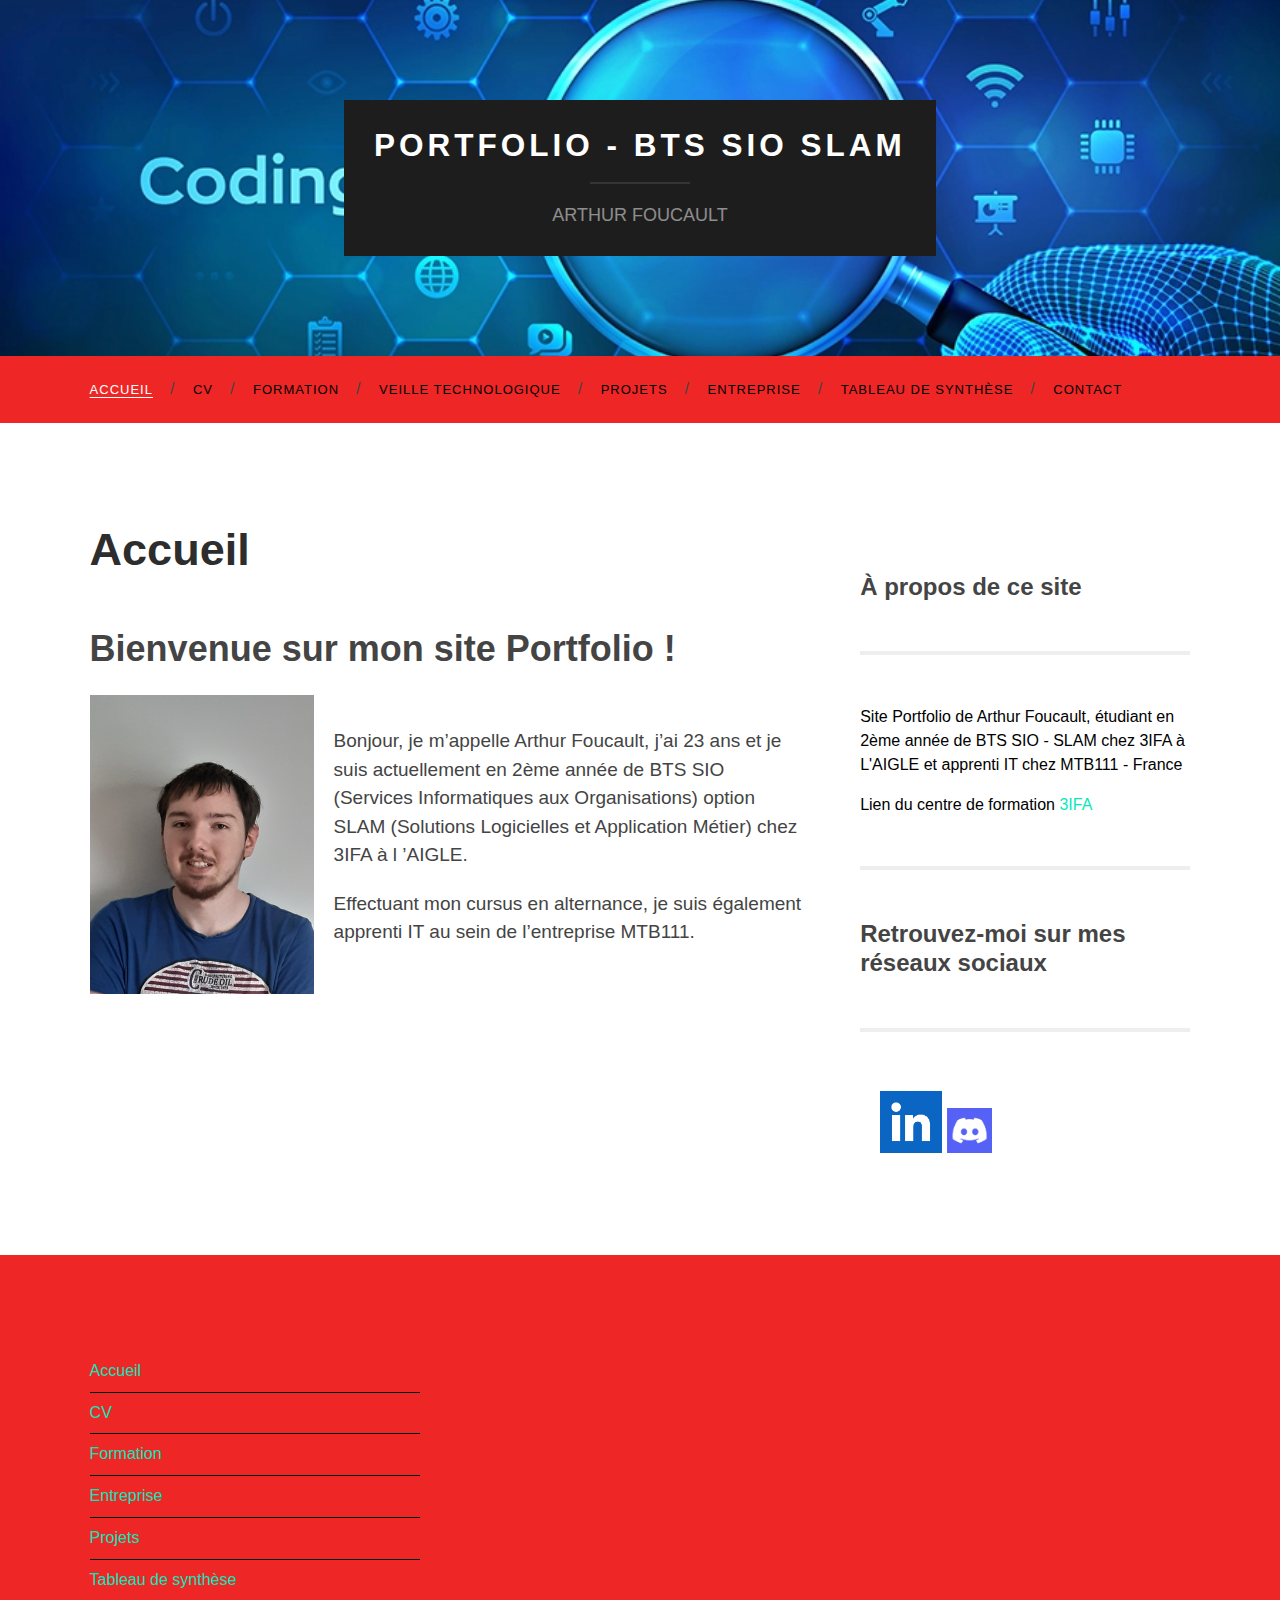
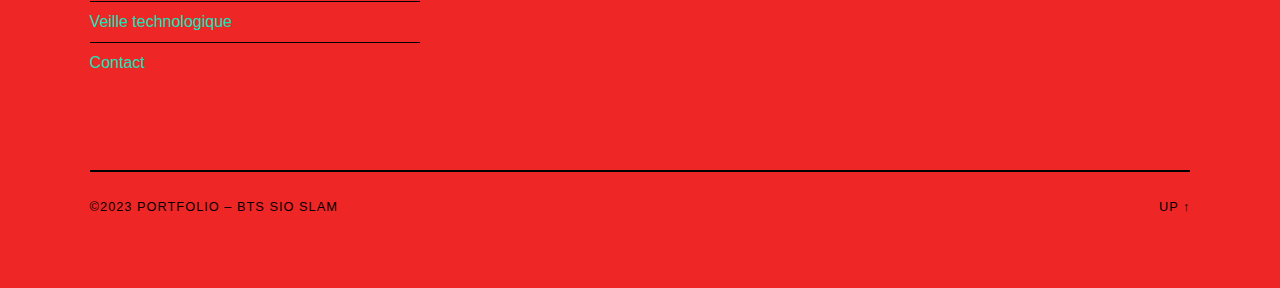
<file: index.html>
<!DOCTYPE html>
<html lang="fr-FR">
    <head>
        <title>Portfolio - BTS SIO SLAM</title>
        <link rel="stylesheet" type="text/css" href="public/css/style.css" media="all">
    </head>
    <body>
        <a class="skip-link button" href="#site-content">Skip to the content</a>
        <div class="big-wrapper">
            <div class="header-cover section bg-dark-light no-padding">
                <div class="header section" style="background-image: url(img/coding.webp);">
                    <div class="header-inner section-inner">
                        <div class="blog-info">
                            <div class="blog-title">
                                <a href="#" rel="home">Portfolio - BTS SIO SLAM</a>
                            </div>
                            <p class="blog-description">ARTHUR FOUCAULT</p>
                        </div>
                        <!-- .blog-info -->
                    </div>
                    <!-- .header-inner -->
                </div>
                <!-- .img -->
            </div>
            <div class="navigation section no-padding bg-dark">
                <div class="navigation-inner section-inner">
                    <ul class="blog-menu">
                        <li id="menu-item-18" class="menu-item current-menu-item menu-item-18">
                            <a href="#" aria-current="page">Accueil</a>
                        </li>
                        <li id="menu-item-45" class="menu-item menu-item-45">
                            <a href="CV/index.html">CV</a>
                        </li>
                        <li id="menu-item-100" class="menu-item menu-item-100">
                            <a href="Formation/index.html">Formation</a>
                        </li>
                        <li id="menu-item-44" class="menu-item menu-item-44">
                            <a href="VeilleTechnologique/index.html">Veille Technologique</a>
                        </li>
                        <li id="menu-item-43" class="menu-item menu-item-43">
                            <a href="Projets/index.html">Projets</a>
                        </li>
                        <li id="menu-item-70" class="menu-item menu-item-70">
                            <a href="Entreprise/index.html">Entreprise</a>
                        </li>
                        <li id="menu-item-153" class="menu-item menu-item-153">
                            <a href="TableauSynthèse/index.html">Tableau de Synthèse</a>
                        </li>
                        <li id="menu-item-154" class="menu-item menu-item-154">
                            <a href="Contact/index.html">Contact</a>
                        </li>
                    </ul>
                    <!-- .blog-menu -->
                    <ul class="mobile-menu">
                        <li class="menu-item current-menu-item menu-item-18">
                            <a href="#" aria-current="page">Accueil</a>
                        </li>
                        <li class="menu-item menu-item-45">
                            <a href="CV/index.html">CV</a>
                        </li>
                        <li class="menu-item menu-item-100">
                            <a href="Formation/index.html">Formation</a>
                        </li>
                        <li class="menu-item menu-item-44">
                            <a href="VeilleTechnologique/index.html">Veille technologique</a>
                        </li>
                        <li class="menu-item menu-item-43">
                            <a href="Projets/index.html">Projets</a>
                        </li>
                        <li class="menu-item menu-item-70">
                            <a href="Entreprise/index.html">Entreprise</a>
                        </li>
                        <li class="menu-item menu-item-153">
                            <a href="TableauSynthèse/index.html">Tableau de synthèse</a>
                        </li>
                        <li class="menu-item menu-item-154">
                            <a href="Contact/index.html">Contact</a>
                        </li>
                    </ul>
                    <!-- .mobile-menu -->
                </div>
                <!-- .navigation-inner -->
            </div>
            <!-- .navigation -->
            <main class="wrapper section-inner group" id="site-content">
                <div class="content left">
                    <article class="page">
                        <div class="post-header">
                            <h1 class="post-title">Accueil</h1>
                        </div>
                        <!-- .post-header -->
                        <h1>Bienvenue sur mon site Portfolio !</h1>
                        <div class="post-content">
                            <div class="content-container">
                                <figure>
                                    <img decoding="async" src="img/moi-224x299.png" alt="">
                                </figure>
                                <div class="text-container">
                                    <p>Bonjour, je m&rsquo;appelle Arthur Foucault, j&rsquo;ai 23 ans et je suis actuellement en 2ème année de BTS SIO (Services Informatiques aux Organisations) option SLAM (Solutions Logicielles et Application Métier) chez 3IFA à l &rsquo;AIGLE.</p>
                                    <p>Effectuant mon cursus en alternance, je suis également apprenti IT au sein de l&rsquo;entreprise MTB111.</p>
                                </div>
                            </div>
                        </div>
                        <!-- .post-content -->
                    </article>
                    <!-- .post -->
                </div>
                <!-- .content -->
                <div class="sidebar right" role="complementary">
                    <div id="block-9" class="widget">
                        <div class="widget-content">
                            <h3 class="wp-block-heading">À propos de ce site</h3>
                        </div>
                    </div>
                    <div id="block-10" class="widget widget_text">
                        <div class="widget-content">
                            <p>Site Portfolio de Arthur Foucault, étudiant en 2ème année de BTS SIO - SLAM chez 3IFA à L'AIGLE et apprenti IT chez MTB111 - France</p>
                            <p>Lien du centre de formation <a href="https://www.3ifa.fr/" target="_blank">3IFA</a></p>
                        </div>
                    </div>
                    <div id="block-11" class="widget">
                        <div class="widget-content">
                            <h3 class="wp-block-heading">Retrouvez-moi sur mes réseaux sociaux</h3>
                        </div>
                    </div>
                    <div id="block-12" class="widget">
                        <div class="widget-content">
                            <ul class="wp-block-social-links wp-social-link blog-logo">
                                <li>
                                    <a href="https://www.linkedin.com/in/arthur-foucault-9967b9238/" target="_blank"><img src="img/Linkedin.png" alt="Linkedin"></a>
                                    <div class="image-container link-with-animation">
                                            <img src="img/discord.png" alt="Discord">
                                            <span class="animated-text">nom: fufuriel</span>
                                    </div>
                                </li>
                            </ul>
                        </div>
                    </div>
                </div>
                
            </main>
            <!-- .wrapper -->
            <!-- .contenu -->
            <div class="footer section large-padding bg-dark">
                <div class="footer-inner section-inner group">
                    <div class="column column-1 left">
                        <div class="widgets">
                            <div id="block-17" class="widget widget_block">
                                <div class="widget-content">
                                    <ul class="wp-block-page-list">
                                        <li class="wp-block-pages-list__item current-menu-item">
                                            <a class="wp-block-pages-list__item__link" href="#" aria-current="page">Accueil</a>
                                        </li>
                                        <li class="wp-block-pages-list__item">
                                            <a class="wp-block-pages-list__item__link" href="CV/index.html">CV</a>
                                        </li>
                                        <li class="wp-block-pages-list__item">
                                            <a class="wp-block-pages-list__item__link" href="Formation/index.html">Formation</a>
                                        </li>
                                        <li class="wp-block-pages-list__item">
                                            <a class="wp-block-pages-list__item__link" href="Entreprise/index.html">Entreprise</a>
                                        </li>
                                        <li class="wp-block-pages-list__item">
                                            <a class="wp-block-pages-list__item__link" href="Projets/index.html">Projets</a>
                                        </li>
                                        <li class="wp-block-pages-list__item">
                                            <a class="wp-block-pages-list__item__link" href="TableauSynthèse/index.html">Tableau de synthèse</a>
                                        </li>
                                        <li class="wp-block-pages-list__item">
                                            <a class="wp-block-pages-list__item__link" href="VeilleTechnologique/index.html">Veille technologique</a>
                                        </li>
                                        <li class="wp-block-pages-list__item">
                                            <a class="wp-block-pages-list__item__link" href="Contact/index.html">Contact</a>
                                        </li>
                                    </ul>
                                </div>
                            </div>
                        </div>
                    </div>
                    <!-- .footer-a -->
                    <!-- .footer-b -->
                    <!-- .footer-c -->
                </div>
                <!-- .footer-inner -->
            </div>
            <!-- .footer -->
            <div class="credits section bg-dark no-padding">
                <div class="credits-inner section-inner group">
                    <p class="credits-left">
                        &copy;2023 Portfolio &#8211; BTS SIO SLAM
                    </p>
                    <p class="credits-right">
                        <a title="To the top" class="tothetop" href="#" onclick="scrollToTop(); return false;">Up &uarr;</a>
                    </p>
                </div>
                <!-- .credits-inner -->
            </div>
            <!-- .credits -->
        </div>
        <!-- .big-wrapper -->
        <script src="public/js/accueil.js"></script>
    </body>
</html>
</file>
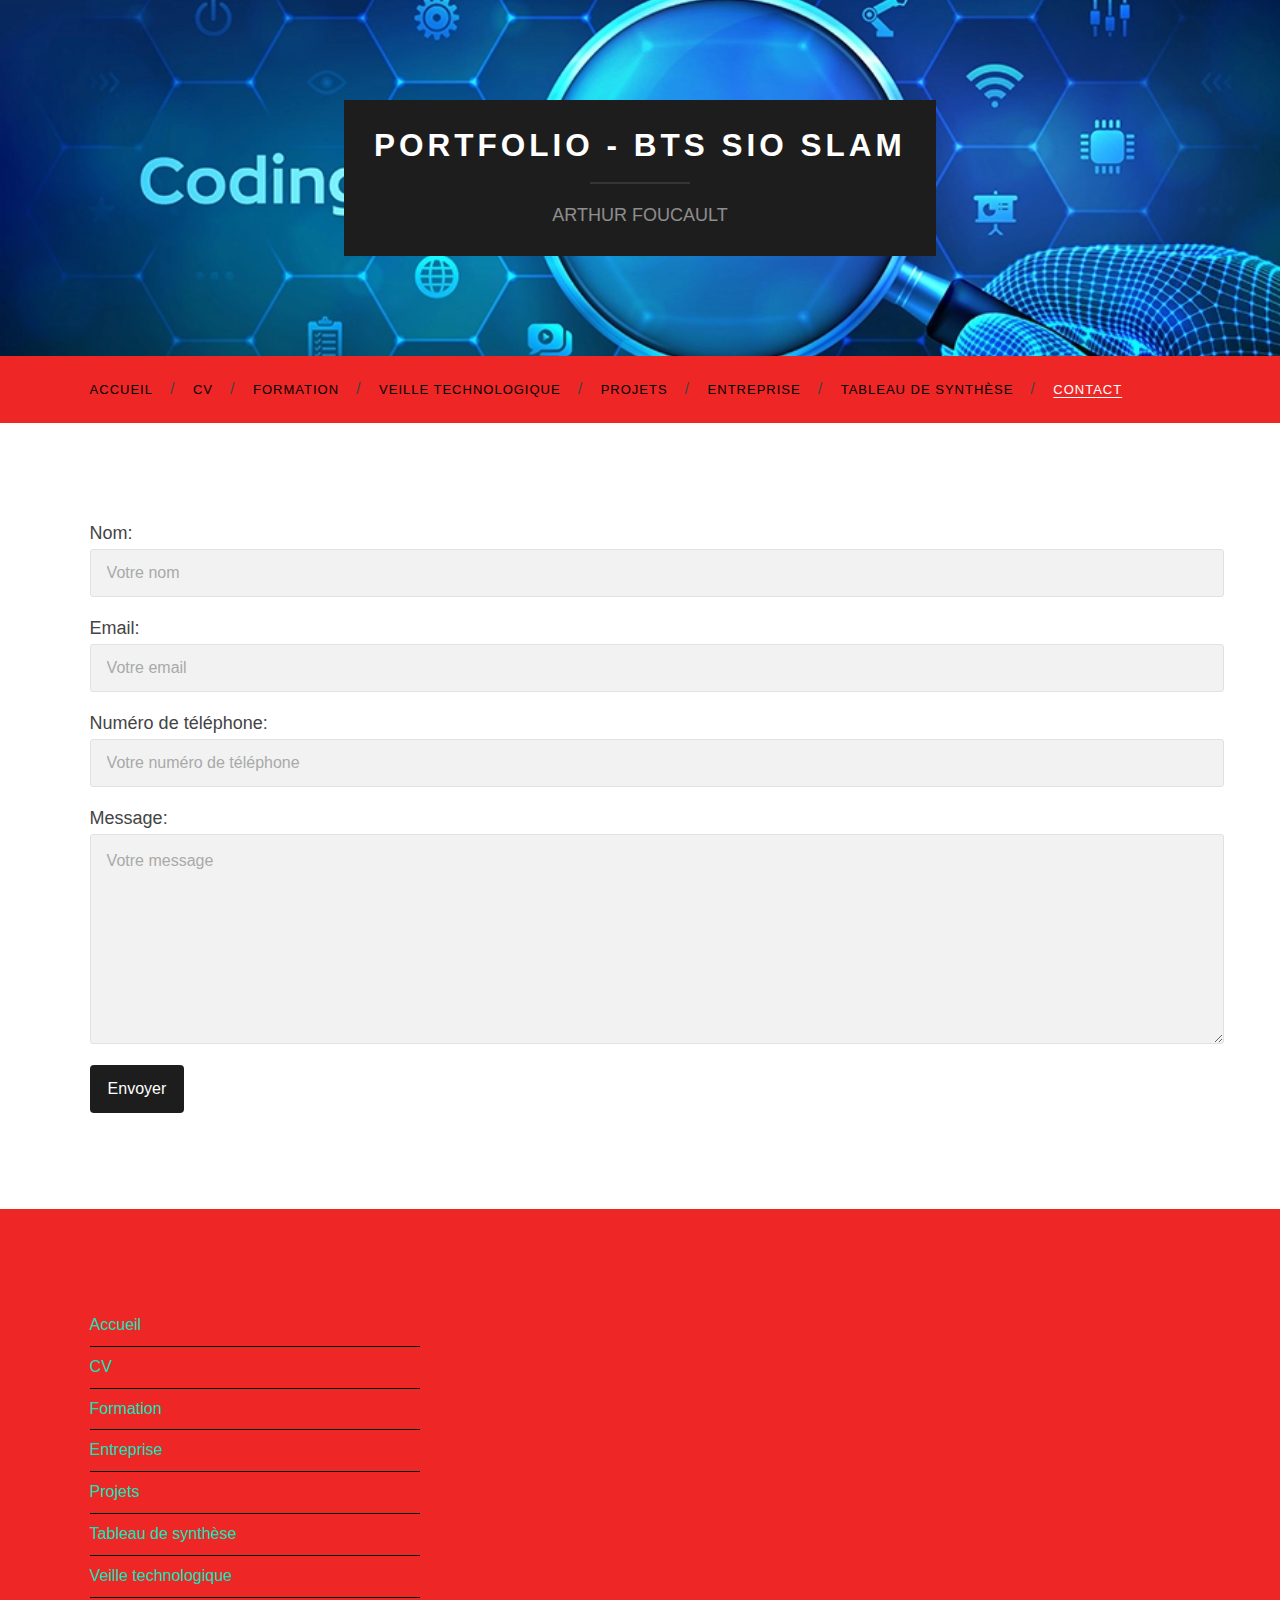
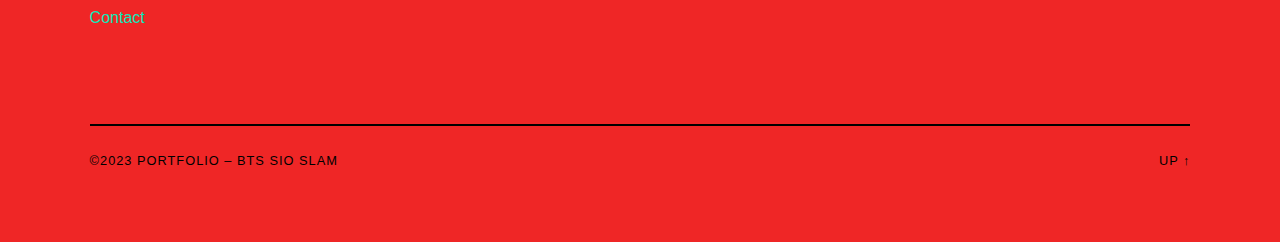
<file: Contact/index.html>
<!DOCTYPE html>
<html lang="fr-FR">
    <head>
        <title>Portfolio - BTS SIO SLAM</title>
        <link rel="stylesheet" type="text/css" href="../public/css/style.css">
    </head>
    <body>
        <a class="skip-link button" href="#site-content">Skip to the content</a>
        <div class="big-wrapper">
            <div class="header-cover section bg-dark-light no-padding">
                <div class="header section" style="background-image: url(../img/coding.webp);">
                    <div class="header-inner section-inner">
                        <div class="blog-info">
                            <div class="blog-title">
                                <a href="#" rel="home">Portfolio - BTS SIO SLAM</a>
                            </div>
                            <p class="blog-description">ARTHUR FOUCAULT</p>
                        </div>
                        <!-- .blog-info -->
                    </div>
                    <!-- .header-inner -->
                </div>
                <!-- .img -->
            </div>
            <div class="navigation section no-padding bg-dark">
                <div class="navigation-inner section-inner">
                    <ul class="blog-menu">
                        <li id="menu-item-18" class="menu-item menu-item-18">
                            <a href="../index.html">Accueil</a>
                        </li>
                        <li id="menu-item-45" class="menu-item menu-item-45">
                            <a href="../CV/index.html">CV</a>
                        </li>
                        <li id="menu-item-100" class="menu-item menu-item-100">
                            <a href="../Formation/index.html">Formation</a>
                        </li>
                        <li id="menu-item-44" class="menu-item menu-item-44">
                            <a href="../VeilleTechnologique/index.html">Veille Technologique</a>
                        </li>
                        <li id="menu-item-43" class="menu-item menu-item-43">
                            <a href="../Projets/index.html">Projets</a>
                        </li>
                        <li id="menu-item-70" class="menu-item menu-item-70">
                            <a href="../Entreprise/index.html">Entreprise</a>
                        </li>
                        <li id="menu-item-153" class="menu-item menu-item-153">
                            <a href="../TableauSynthèse/index.html">Tableau de Synthèse</a>
                        </li>
                        <li id="menu-item-154" class="menu-item current-menu-item menu-item-154">
                            <a href="../Contact/index.html" aria-current="page">Contact</a>
                        </li>
                    </ul>
                    <!-- .blog-menu -->
                    <ul class="mobile-menu">
                        <li class="menu-item menu-item-18">
                            <a href="../index.html">Accueil</a>
                        </li>
                        <li class="menu-item menu-item-45">
                            <a href="../CV/index.html">CV</a>
                        </li>
                        <li class="menu-item menu-item-100">
                            <a href="../Formation/index.html">Formation</a>
                        </li>
                        <li class="menu-item menu-item-44">
                            <a href="../VeilleTechnologique/index.html">Veille technologique</a>
                        </li>
                        <li class="menu-item menu-item-43">
                            <a href="../Projets/index.html">Projets</a>
                        </li>
                        <li class="menu-item menu-item-70">
                            <a href="../Entreprise/index.html">Entreprise</a>
                        </li>
                        <li class="menu-item menu-item-153">
                            <a href="../TableauSynthèse/index.html">Tableau de synthèse</a>
                        </li>
                        <li class="menu-item current-menu-item menu-item-154">
                            <a href="../Contact/index.html" aria-current="page">Contact</a>
                        </li>
                    </ul>
                    <!-- .mobile-menu -->
                </div>
                <!-- .navigation-inner -->
            </div>
            <!-- .navigation -->
            <main class="wrapper section-inner group" id="site-content">
                <form action="https://formspree.io/f/xpzvzeyo" method="POST">
                    <label for="nom">Nom:</label>
                    <input type="text" id="nom" name="nom" placeholder="Votre nom" required>
                    <br>
                    <label for="email">Email:</label>
                    <input type="email" id="email" name="email" placeholder="Votre email" required>
                    <br>
                    <label for="telephone">Numéro de téléphone:</label>
                    <input type="tel" id="telephone" name="telephone" placeholder="Votre numéro de téléphone" required>
                    <br>
                    <label for="message">Message:</label>
                    <textarea id="message" name="message" rows="4" placeholder="Votre message" required></textarea>
                    <br>
                    <button type="submit">Envoyer</button>
                </form>   
            </main>
            <!-- .wrapper -->
            <!-- .contenu -->
            <div class="footer section large-padding bg-dark">
                <div class="footer-inner section-inner group">
                    <div class="column column-1 left">
                        <div class="widgets">
                            <div id="block-17" class="widget widget_block">
                                <div class="widget-content">
                                    <ul class="wp-block-page-list">
                                        <li class="wp-block-pages-list__item">
                                            <a class="wp-block-pages-list__item__link" href="../index.html">Accueil</a>
                                        </li>
                                        <li class="wp-block-pages-list__item">
                                            <a class="wp-block-pages-list__item__link" href="../CV/index.html">CV</a>
                                        </li>
                                        <li class="wp-block-pages-list__item">
                                            <a class="wp-block-pages-list__item__link" href="../Formation/index.html">Formation</a>
                                        </li>
                                        <li class="wp-block-pages-list__item">
                                            <a class="wp-block-pages-list__item__link" href="../Entreprise/index.html">Entreprise</a>
                                        </li>
                                        <li class="wp-block-pages-list__item">
                                            <a class="wp-block-pages-list__item__link" href="../Projets/index.html">Projets</a>
                                        </li>
                                        <li class="wp-block-pages-list__item">
                                            <a class="wp-block-pages-list__item__link" href="../TableauSynthèse/index.html">Tableau de synthèse</a>
                                        </li>
                                        <li class="wp-block-pages-list__item">
                                            <a class="wp-block-pages-list__item__link" href="../VeilleTechnologique/index.html">Veille technologique</a>
                                        </li>
                                        <li class="wp-block-pages-list__item current-menu-item">
                                            <a class="wp-block-pages-list__item__link" href="../Contact/index.html" aria-current="page">Contact</a>
                                        </li>
                                    </ul>
                                </div>
                            </div>
                        </div>
                    </div>
                    <!-- .footer-a -->
                    <!-- .footer-b -->
                    <!-- .footer-c -->
                </div>
                <!-- .footer-inner -->
            </div>
            <!-- .footer -->
            <div class="credits section bg-dark no-padding">
                <div class="credits-inner section-inner group">
                    <p class="credits-left">
                        &copy;2023 Portfolio &#8211; BTS SIO SLAM
                    </p>
                    <p class="credits-right">
                        <a
                            title="To the top"
                            class="tothetop"
                            href="#"
                            onclick="scrollToTop(); return false;"
                        >Up &uarr;</a>
                    </p>
                </div>
                <!-- .credits-inner -->
            </div>
            <!-- .credits -->
        </div>
        <!-- .big-wrapper -->
        <script src="../public/js/accueil.js"></script>
    </body>
</html>
</file>
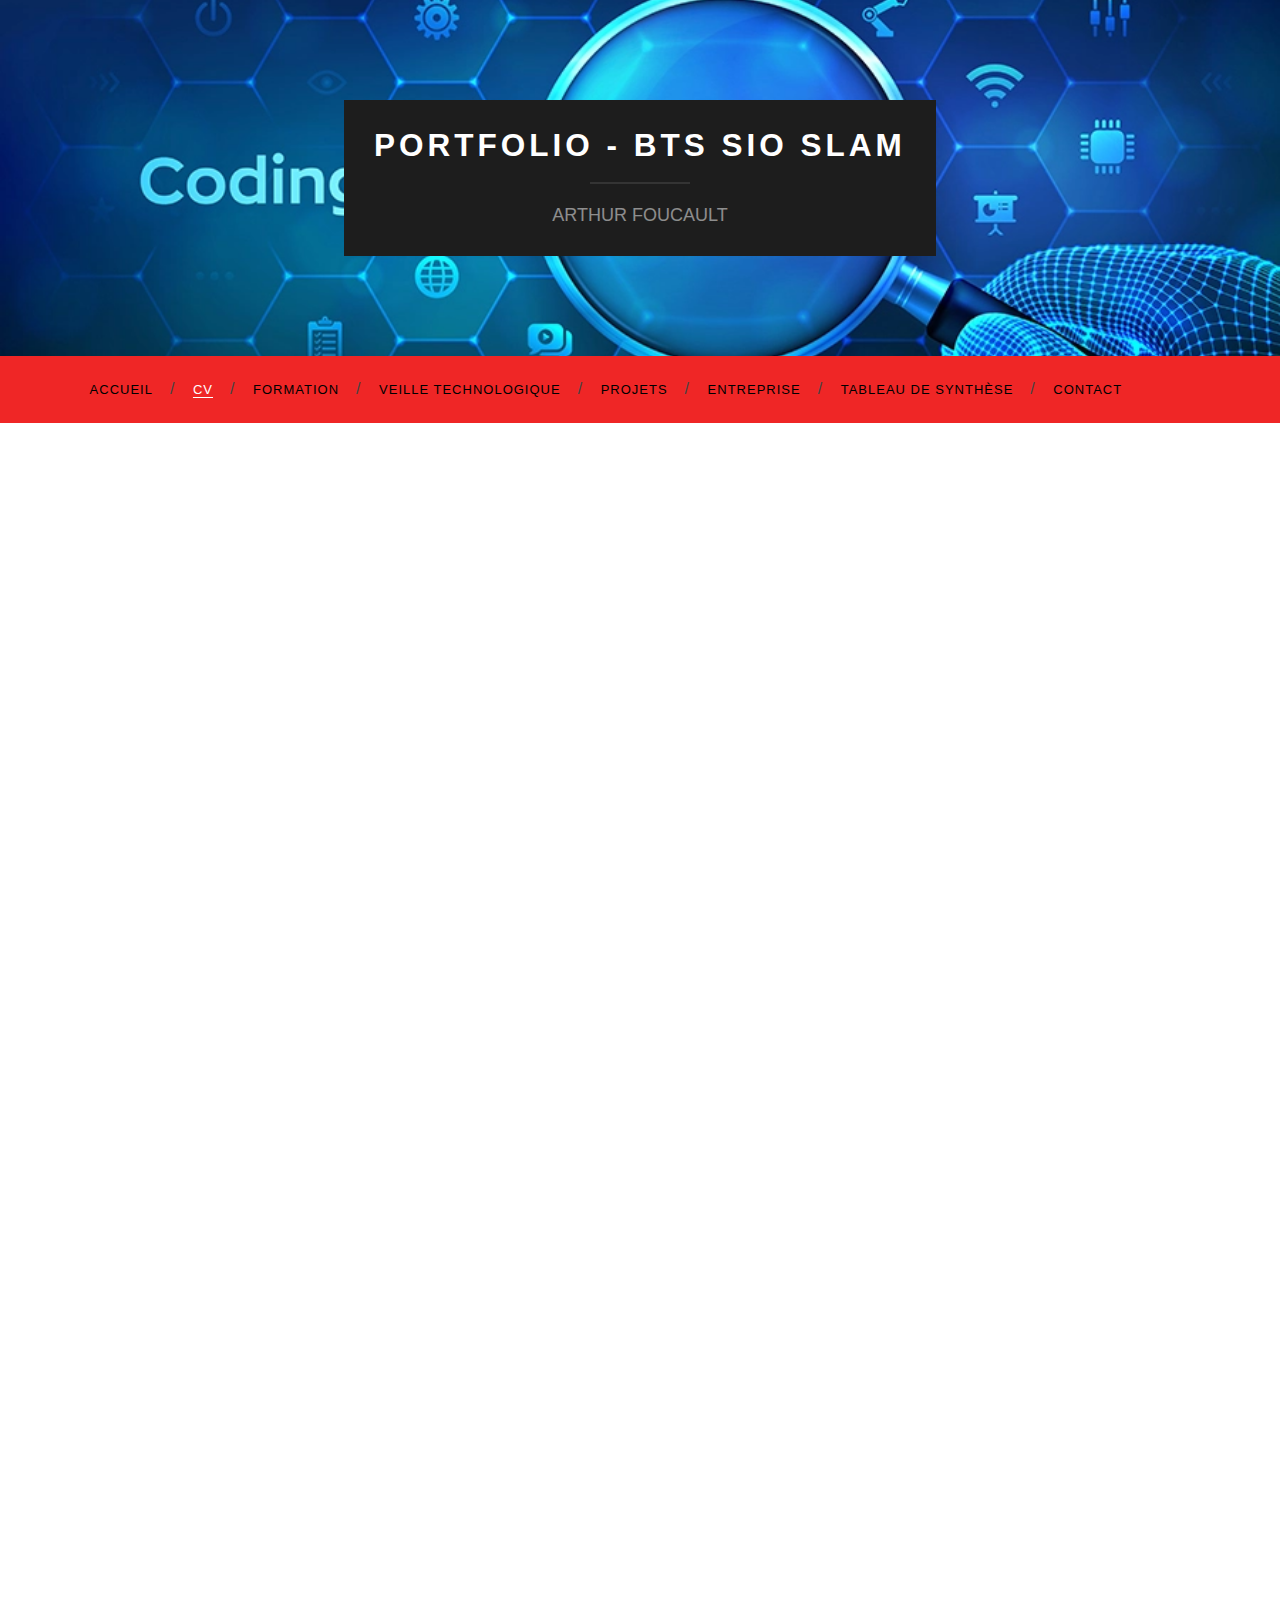
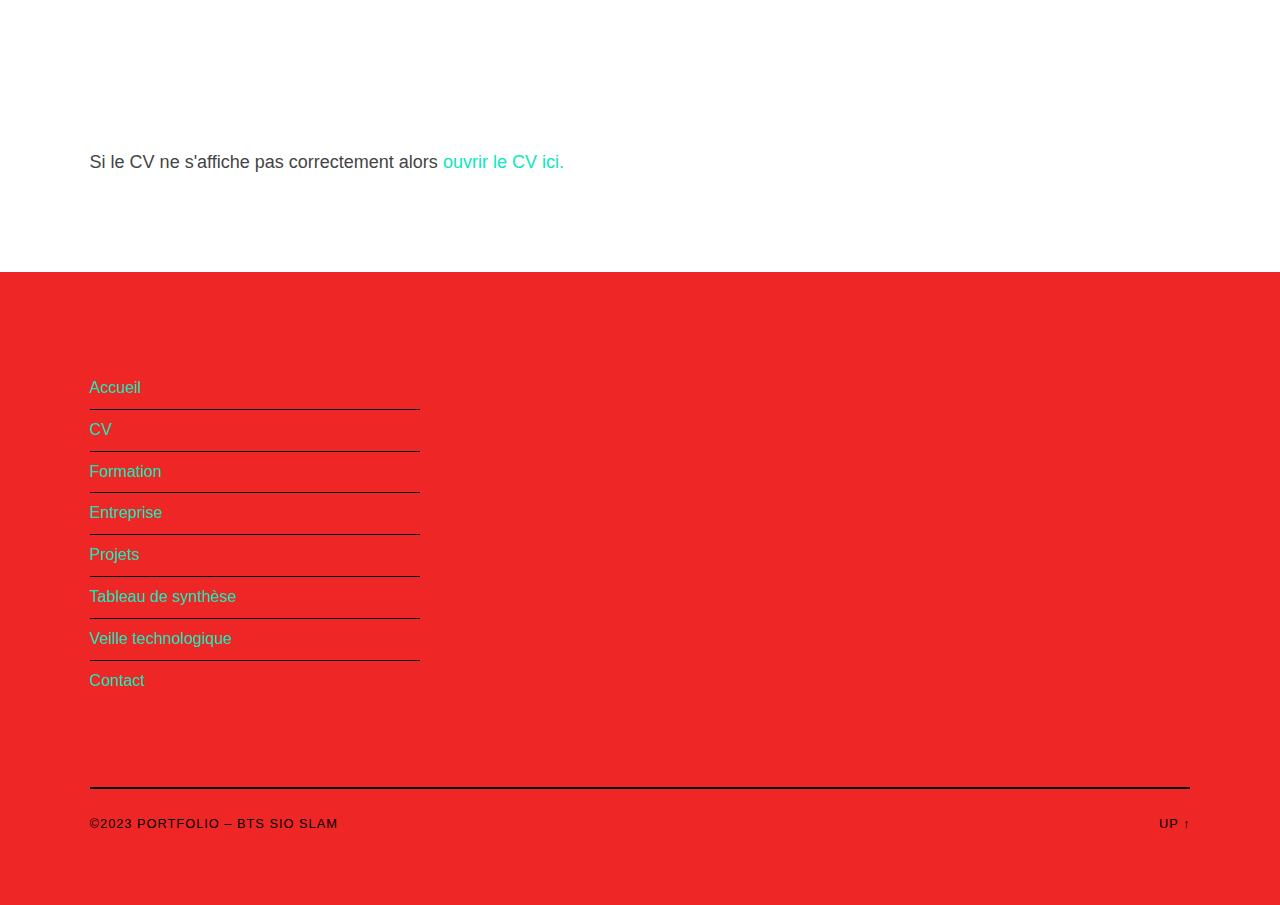
<file: CV/index.html>
<!DOCTYPE html>
<html lang="fr-FR">
    <head>
        <title>Portfolio - BTS SIO SLAM</title>
        <link rel="stylesheet" type="text/css" href="../public/css/style.css">
    </head>
    <body>
        <a class="skip-link button" href="#site-content">Skip to the content</a>
        <div class="big-wrapper">
            <div class="header-cover section bg-dark-light no-padding">
                <div class="header section" style="background-image: url(../img/coding.webp);">
                    <div class="header-inner section-inner">
                        <div class="blog-info">
                            <div class="blog-title">
                                <a href="#" rel="home">Portfolio - BTS SIO SLAM</a>
                            </div>
                            <p class="blog-description">ARTHUR FOUCAULT</p>
                        </div>
                        <!-- .blog-info -->
                    </div>
                    <!-- .header-inner -->
                </div>
                <!-- .img -->
            </div>
            <div class="navigation section no-padding bg-dark">
                <div class="navigation-inner section-inner">
                    <ul class="blog-menu">
                        <li id="menu-item-18" class="menu-item menu-item-18">
                            <a href="../index.html">Accueil</a>
                        </li>
                        <li id="menu-item-45" class="menu-item current-menu-item menu-item-45">
                            <a href="../CV/index.html" aria-current="page">CV</a>
                        </li>
                        <li id="menu-item-100" class="menu-item menu-item-100">
                            <a href="../Formation/index.html">Formation</a>
                        </li>
                        <li id="menu-item-44" class="menu-item menu-item-44">
                            <a href="../VeilleTechnologique/index.html">Veille technologique</a>
                        </li>
                        <li id="menu-item-43" class="menu-item menu-item-43">
                            <a href="../Projets/index.html">Projets</a>
                        </li>
                        <li id="menu-item-70" class="menu-item menu-item-70">
                            <a href="../Entreprise/index.html">Entreprise</a>
                        </li>
                        <li id="menu-item-153" class="menu-item menu-item-153">
                            <a href="../TableauSynthèse/index.html">Tableau de synthèse</a>
                        </li>
                        <li id="menu-item-154" class="menu-item menu-item-154">
                            <a href="../Contact/index.html">Contact</a>
                        </li>
                    </ul>
                    <!-- .blog-menu -->
                    <ul class="mobile-menu">
                        <li class="menu-item menu-item-18">
                            <a href="../index.html">Accueil</a>
                        </li>
                        <li class="menu-item current-menu-item menu-item-45">
                            <a href="../CV/index.html" aria-current="page">CV</a>
                        </li>
                        <li class="menu-item menu-item-100">
                            <a href="../Formation/index.html">Formation</a>
                        </li>
                        <li class="menu-item menu-item-44">
                            <a href="../VeilleTechnologique/index.html">Veille technologique</a>
                        </li>
                        <li class="menu-item menu-item-43">
                            <a href="../Projets/index.html">Projets</a>
                        </li>
                        <li class="menu-item menu-item-70">
                            <a href="../Entreprise/index.html">Entreprise</a>
                        </li>
                        <li class="menu-item menu-item-153">
                            <a href="../TableauSynthèse/index.html">Tableau de synthèse</a>
                        </li>
                        <li class="menu-item menu-item-154">
                            <a href="../Contact/index.html">Contact</a>
                        </li>
                    </ul>
                    <!-- .mobile-menu -->
                </div>
                <!-- .navigation-inner -->
            </div>
            <!-- .navigation -->
            <main class="wrapper section-inner group" id="site-content">
                <iframe src="../pdf/FOUCAULT_Arthur_CV.pdf" width="100%" height="1200px" frameborder="0"></iframe><br><br>
                <p>Si le CV ne s'affiche pas correctement alors <a href="https://arthurfoucault.github.io/Portfolio/pdf/FOUCAULT_Arthur_CV.pdf" target="_blank">ouvrir le CV ici.</a></p>
            </main>
            <!-- .wrapper -->
            <!-- .contenu -->
            <div class="footer section large-padding bg-dark">
                <div class="footer-inner section-inner group">
                    <div class="column column-1 left">
                        <div class="widgets">
                            <div id="block-17" class="widget widget_block">
                                <div class="widget-content">
                                    <ul class="wp-block-page-list">
                                        <li class="wp-block-pages-list__item">
                                            <a class="wp-block-pages-list__item__link" href="../index.html">Accueil</a>
                                        </li>
                                        <li class="wp-block-pages-list__item current-menu-item">
                                            <a class="wp-block-pages-list__item__link" href="../CV/index.html" aria-current="page">CV</a>
                                        </li>
                                        <li class="wp-block-pages-list__item">
                                            <a class="wp-block-pages-list__item__link" href="../Formation/index.html">Formation</a>
                                        </li>
                                        <li class="wp-block-pages-list__item">
                                            <a class="wp-block-pages-list__item__link" href="../Entreprise/index.html">Entreprise</a>
                                        </li>
                                        <li class="wp-block-pages-list__item">
                                            <a class="wp-block-pages-list__item__link" href="../Projets/index.html">Projets</a>
                                        </li>
                                        <li class="wp-block-pages-list__item">
                                            <a class="wp-block-pages-list__item__link" href="../TableauSynthèse/index.html">Tableau de synthèse</a>
                                        </li>
                                        <li class="wp-block-pages-list__item">
                                            <a class="wp-block-pages-list__item__link" href="../VeilleTechnologique/index.html">Veille technologique</a>
                                        </li>
                                        <li class="wp-block-pages-list__item">
                                            <a class="wp-block-pages-list__item__link" href="../Contact/index.html">Contact</a>
                                        </li>
                                    </ul>
                                </div>
                            </div>
                        </div>
                    </div>
                    <!-- .footer-a -->
                    <!-- .footer-b -->
                    <!-- .footer-c -->
                </div>
                <!-- .footer-inner -->
            </div>
            <!-- .footer -->
            <div class="credits section bg-dark no-padding">
                <div class="credits-inner section-inner group">
                    <p class="credits-left">
                        &copy;2023 Portfolio &#8211; BTS SIO SLAM
                    </p>
                    <p class="credits-right">
                        <a title="To the top" class="tothetop" href="#" onclick="scrollToTop(); return false;">Up &uarr;</a>
                    </p>
                </div>
                <!-- .credits-inner -->
            </div>
            <!-- .credits -->
        </div>
        <!-- .big-wrapper -->
        <script src="../public/js/accueil.js"></script>
    </body>
</html>
</file>
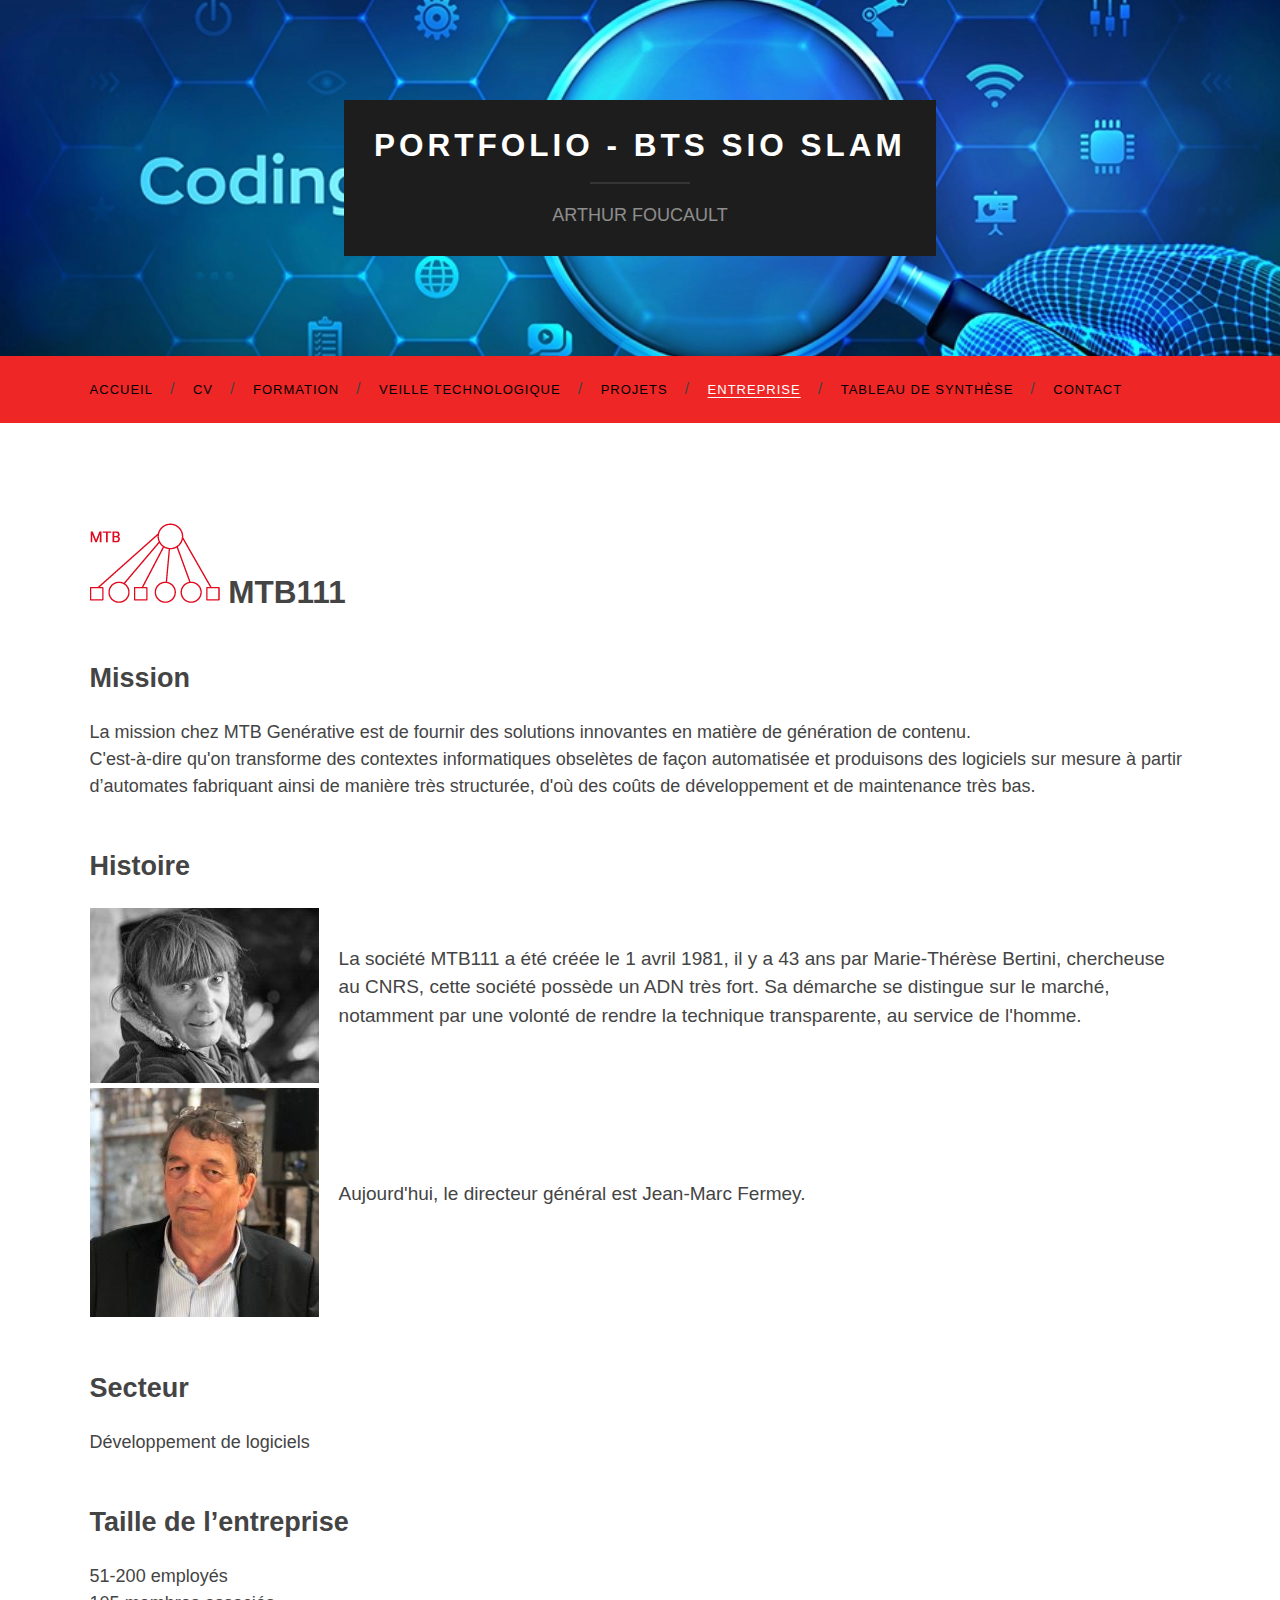
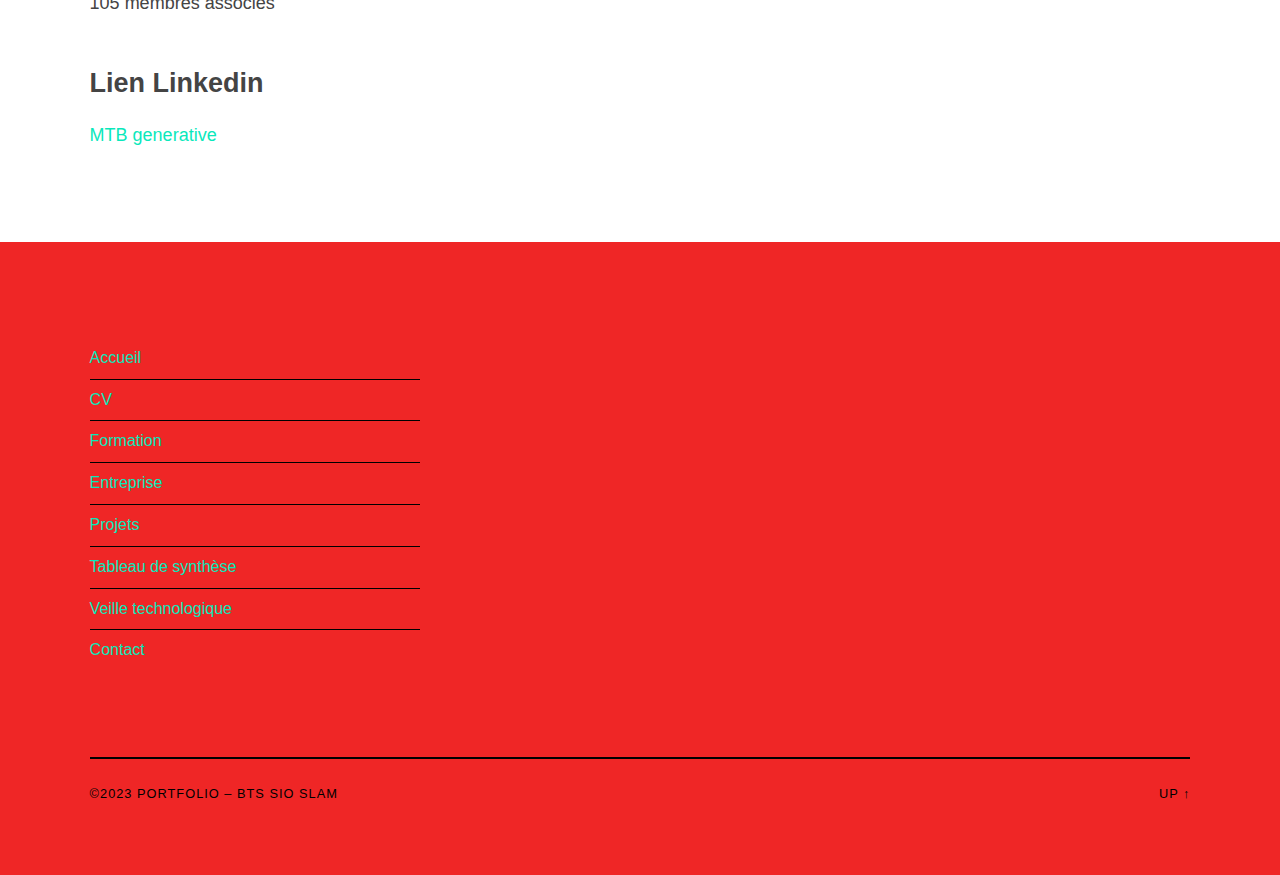
<file: Entreprise/index.html>
<!DOCTYPE html>
<html lang="fr-FR">
    <head>
        <title>Portfolio - BTS SIO SLAM</title>
        <link rel="stylesheet" type="text/css" href="../public/css/style.css">
    </head>
    <body>
        <a class="skip-link button" href="#site-content">Skip to the content</a>
        <div class="big-wrapper">
            <div class="header-cover section bg-dark-light no-padding">
                <div class="header section" style="background-image: url(../img/coding.webp);">
                    <div class="header-inner section-inner">
                        <div class="blog-info">
                            <div class="blog-title">
                                <a href="#" rel="home">Portfolio - BTS SIO SLAM</a>
                            </div>
                            <p class="blog-description">ARTHUR FOUCAULT</p>
                        </div>
                        <!-- .blog-info -->
                    </div>
                    <!-- .header-inner -->
                </div>
                <!-- .img -->
            </div>
            <div class="navigation section no-padding bg-dark">
                <div class="navigation-inner section-inner">
                    <ul class="blog-menu">
                        <li id="menu-item-18" class="menu-item menu-item-18">
                            <a href="../index.html">Accueil</a>
                        </li>
                        <li id="menu-item-45" class="menu-item menu-item-45">
                            <a href="../CV/index.html">CV</a>
                        </li>
                        <li id="menu-item-100" class="menu-item menu-item-100">
                            <a href="../Formation/index.html">Formation</a>
                        </li>
                        <li id="menu-item-44" class="menu-item menu-item-44">
                            <a href="../VeilleTechnologique/index.html">Veille Technologique</a>
                        </li>
                        <li id="menu-item-43" class="menu-item menu-item-43">
                            <a href="../Projets/index.html">Projets</a>
                        </li>
                        <li id="menu-item-70" class="menu-item current-menu-item menu-item-70">
                            <a href="../Entreprise/index.html" aria-current="page">Entreprise</a>
                        </li>
                        <li id="menu-item-153" class="menu-item menu-item-153">
                            <a href="../TableauSynthèse/index.html">Tableau de Synthèse</a>
                        </li>
                        <li id="menu-item-154" class="menu-item menu-item-154">
                            <a href="../Contact/index.html">Contact</a>
                        </li>
                    </ul>
                    <!-- .blog-menu -->
                    <ul class="mobile-menu">
                        <li class="menu-item menu-item-18">
                            <a href="../index.html">Accueil</a>
                        </li>
                        <li class="menu-item menu-item-45">
                            <a href="../CV/index.html">CV</a>
                        </li>
                        <li class="menu-item menu-item-100">
                            <a href="../Formation/index.html">Formation</a>
                        </li>
                        <li class="menu-item menu-item-44">
                            <a href="../VeilleTechnologique/index.html">Veille technologique</a>
                        </li>
                        <li class="menu-item menu-item-43">
                            <a href="../Projets/index.html">Projets</a>
                        </li>
                        <li class="menu-item current-menu-item menu-item-70">
                            <a href="../Entreprise/index.html" aria-current="page">Entreprise</a>
                        </li>
                        <li class="menu-item menu-item-153">
                            <a href="../TableauSynthèse/index.html">Tableau de synthèse</a>
                        </li>
                        <li class="menu-item menu-item-154">
                            <a href="../Contact/index.html">Contact</a>
                        </li>
                    </ul>
                    <!-- .mobile-menu -->
                </div>
                <!-- .navigation-inner -->
            </div>
            <!-- .navigation -->
            <main class="wrapper section-inner group" id="site-content">
                <article class="page">
                    <h2><img src="../img/mtb111_logo.png">  MTB111</h2>
                    <section>
                        <h3>Mission</h3>
                        <p>La mission chez MTB Genérative est de fournir des solutions innovantes en matière de génération de contenu.<br>
                        C'est-à-dire qu'on transforme des contextes informatiques obselètes de façon automatisée et produisons des 
                        logiciels sur mesure à partir d’automates fabriquant ainsi de manière très structurée, d'où des coûts de développement 
                        et de maintenance très bas.</p>
                    </section>
                    <section>
                        <h3>Histoire</h3>
                        <div class="post-content">
                            <div class="content-container">
                                <figure>
                                    <img decoding="async" src="../img/marie therese bertini.jpg" alt="">
                                </figure>
                                <div class="text-container">
                                    <p>
                                        La société MTB111 a été créée le 1 avril 1981, il y a 43 ans par Marie-Thérèse Bertini, 
                                        chercheuse au CNRS, cette société possède un ADN très fort. Sa démarche se distingue sur le marché, 
                                        notamment par une volonté de rendre la technique transparente, au service de l'homme.
                                    </p>
                                </div>
                            </div>
                        </div>
                        <!-- .post-content -->
                        <div class="post-content">
                            <div class="content-container">
                                <figure>
                                    <img decoding="async" src="../img/Jean marc Fermey.jpg" alt="">
                                </figure>
                                <div class="text-container">
                                    <p>Aujourd'hui, le directeur général est Jean-Marc Fermey.</p>
                                </div>
                            </div>
                        </div>
                        <!-- .post-content -->
                    </section>
                    <section>
                        <h3>Secteur</h3>
                        <p>Développement de logiciels</p>
                    </section>
                    <section>
                        <h3>Taille de l’entreprise</h3>
                        <p>51-200 employés<br>105 membres associés</p>
                    </section>
                    <section>
                        <h3>Lien Linkedin</h3>
                        <a href="https://www.linkedin.com/company/mtb111/about/" target="_blank" rel="noopener noreferrer">MTB generative</a>
                    </section>
                </article>
            </main>
            <!-- .wrapper -->
            <!-- .contenu -->
            <div class="footer section large-padding bg-dark">
                <div class="footer-inner section-inner group">
                    <div class="column column-1 left">
                        <div class="widgets">
                            <div id="block-17" class="widget widget_block">
                                <div class="widget-content">
                                    <ul class="wp-block-page-list">
                                        <li class="wp-block-pages-list__item">
                                            <a class="wp-block-pages-list__item__link" href="../index.html">Accueil</a>
                                        </li>
                                        <li class="wp-block-pages-list__item">
                                            <a class="wp-block-pages-list__item__link" href="../CV/index.html">CV</a>
                                        </li>
                                        <li class="wp-block-pages-list__item">
                                            <a class="wp-block-pages-list__item__link" href="../Formation/index.html">Formation</a>
                                        </li>
                                        <li class="wp-block-pages-list__item current-menu-item">
                                            <a class="wp-block-pages-list__item__link" href="../Entreprise/index.html" aria-current="page">Entreprise</a>
                                        </li>
                                        <li class="wp-block-pages-list__item">
                                            <a class="wp-block-pages-list__item__link" href="../Projets/index.html">Projets</a>
                                        </li>
                                        <li class="wp-block-pages-list__item">
                                            <a class="wp-block-pages-list__item__link" href="../TableauSynthèse/index.html">Tableau de synthèse</a>
                                        </li>
                                        <li class="wp-block-pages-list__item">
                                            <a class="wp-block-pages-list__item__link" href="../VeilleTechnologique/index.html">Veille technologique</a>
                                        </li>
                                        <li class="wp-block-pages-list__item">
                                            <a class="wp-block-pages-list__item__link" href="../Contact/index.html">Contact</a>
                                        </li>
                                    </ul>
                                </div>
                            </div>
                        </div>
                    </div>
                    <!-- .footer-a -->
                    <!-- .footer-b -->
                    <!-- .footer-c -->
                </div>
                <!-- .footer-inner -->
            </div>
            <!-- .footer -->
            <div class="credits section bg-dark no-padding">
                <div class="credits-inner section-inner group">
                    <p class="credits-left">
                        &copy;2023 Portfolio &#8211; BTS SIO SLAM
                    </p>
                    <p class="credits-right">
                        <a
                            title="To the top"
                            class="tothetop"
                            href="#"
                            onclick="scrollToTop(); return false;"
                        >Up &uarr;</a>
                    </p>
                </div>
                <!-- .credits-inner -->
            </div>
            <!-- .credits -->
        </div>
        <!-- .big-wrapper -->
        <script src="../public/js/accueil.js"></script>
    </body>
</html>
</file>
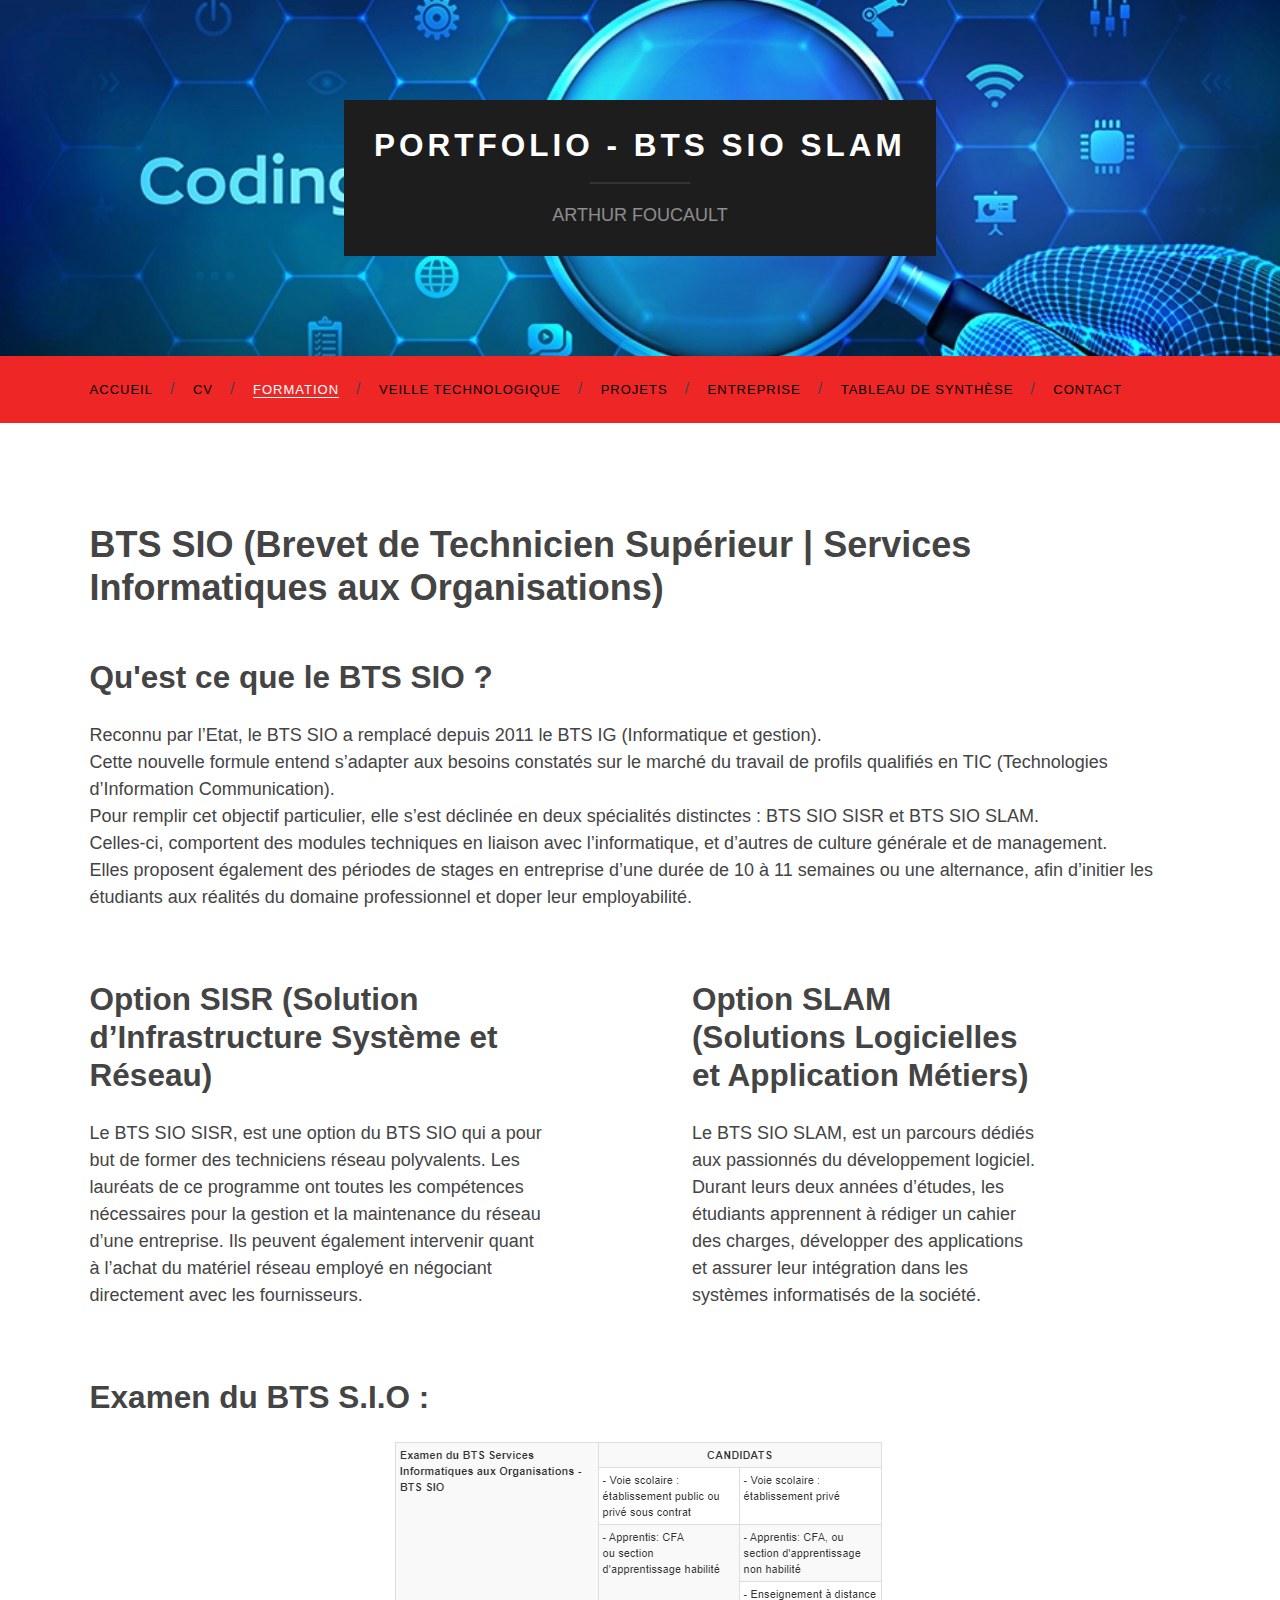
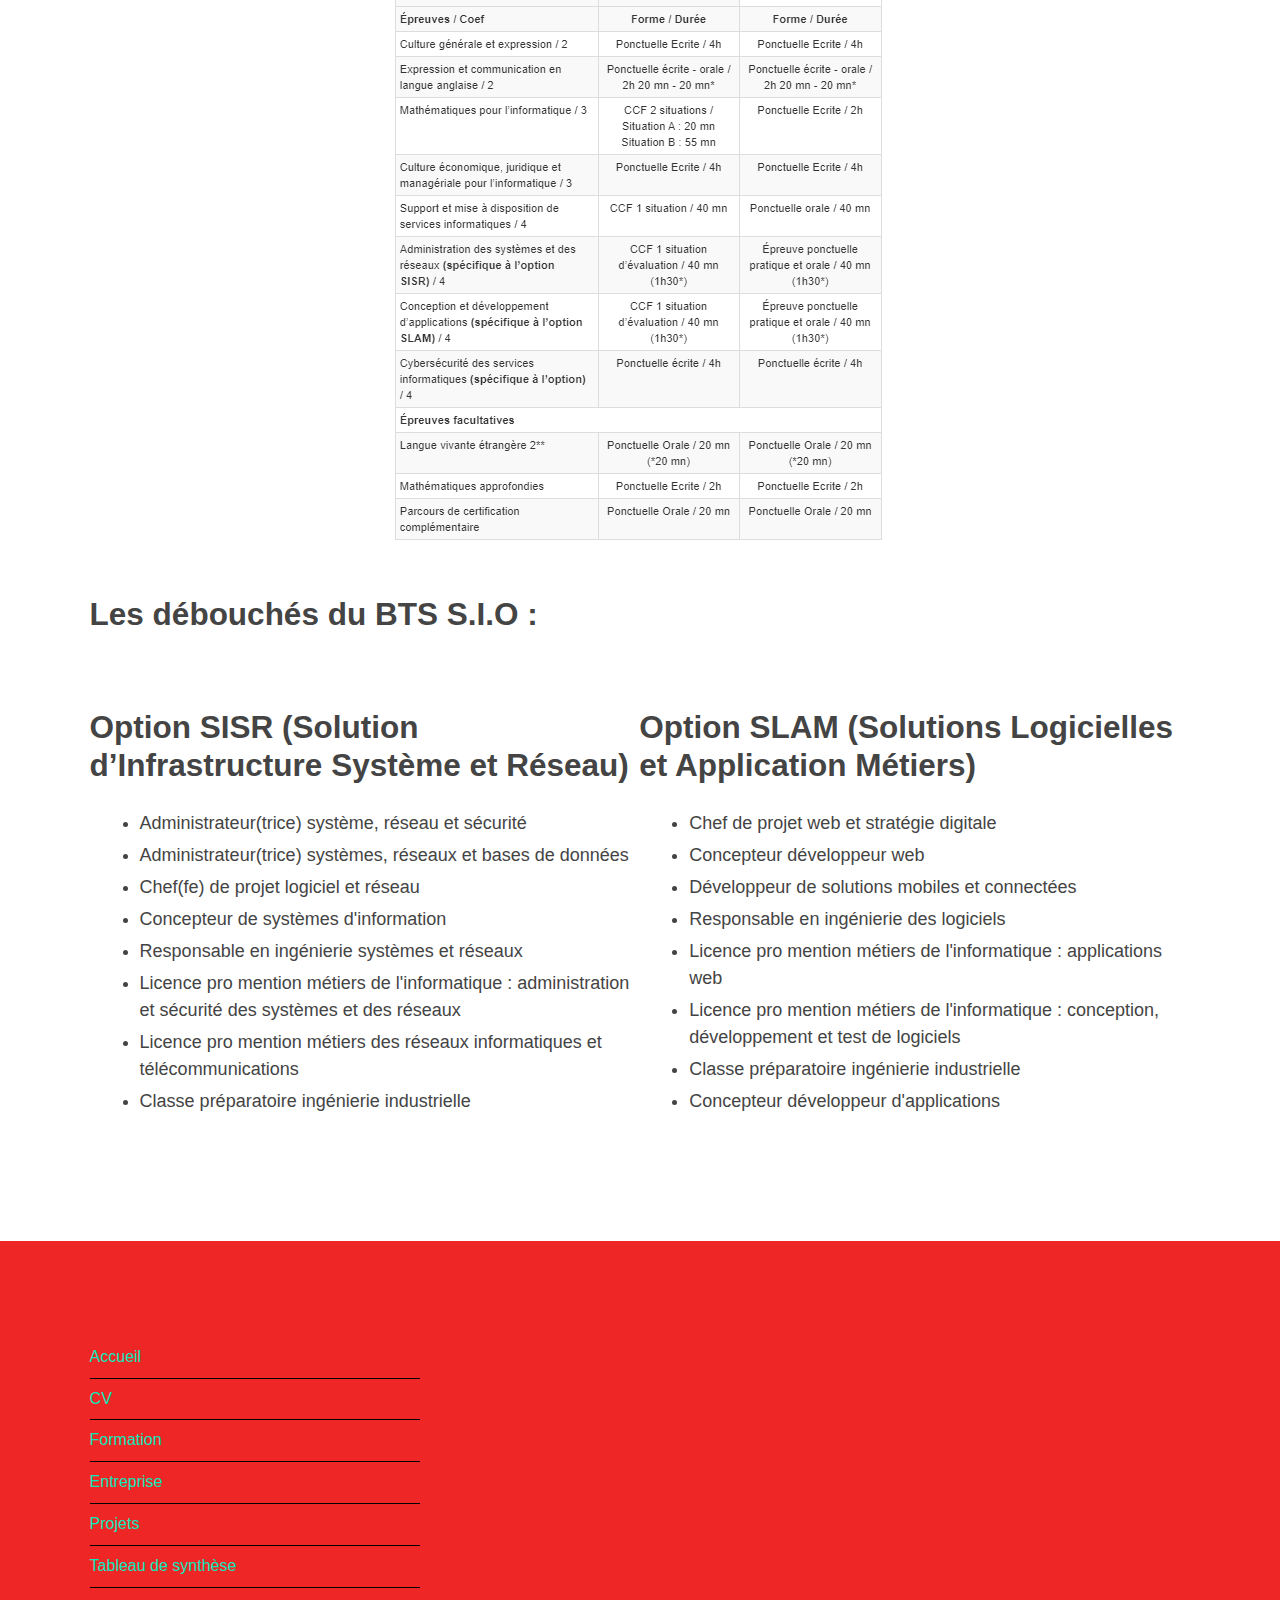
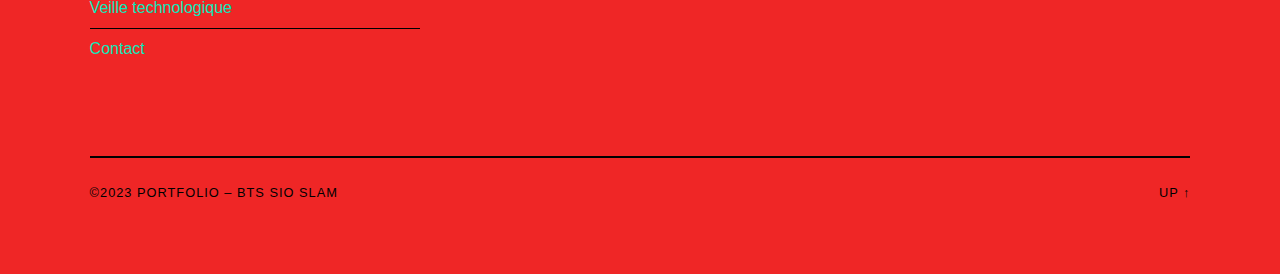
<file: Formation/index.html>
<!DOCTYPE html>
<html lang="fr-FR">
    <head>
        <title>Portfolio - BTS SIO SLAM</title>
        <link rel="stylesheet" type="text/css" href="../public/css/style.css">
    </head>
    <body>
        <a class="skip-link button" href="#site-content">Skip to the content</a>
        <div class="big-wrapper">
            <div class="header-cover section bg-dark-light no-padding">
                <div class="header section" style="background-image: url(../img/coding.webp);">
                    <div class="header-inner section-inner">
                        <div class="blog-info">
                            <div class="blog-title">
                                <a href="#" rel="home">Portfolio - BTS SIO SLAM</a>
                            </div>
                            <p class="blog-description">ARTHUR FOUCAULT</p>
                        </div>
                        <!-- .blog-info -->
                    </div>
                    <!-- .header-inner -->
                </div>
                <!-- .img -->
            </div>
            <div class="navigation section no-padding bg-dark">
                <div class="navigation-inner section-inner">
                    <ul class="blog-menu">
                        <li id="menu-item-18" class="menu-item menu-item-18">
                            <a href="../index.html">Accueil</a>
                        </li>
                        <li id="menu-item-45" class="menu-item menu-item-45">
                            <a href="../CV/index.html">CV</a>
                        </li>
                        <li id="menu-item-100" class="menu-item current-menu-item menu-item-100">
                            <a href="../Formation/index.html" aria-current="page">Formation</a>
                        </li>
                        <li id="menu-item-44" class="menu-item menu-item-44">
                            <a href="../VeilleTechnologique/index.html">Veille technologique</a>
                        </li>
                        <li id="menu-item-43" class="menu-item menu-item-43">
                            <a href="../Projets/index.html">Projets</a>
                        </li>
                        <li id="menu-item-70" class="menu-item menu-item-70">
                            <a href="../Entreprise/index.html">Entreprise</a>
                        </li>
                        <li id="menu-item-153" class="menu-item menu-item-153">
                            <a href="../TableauSynthèse/index.html">Tableau de synthèse</a>
                        </li>
                        <li id="menu-item-154" class="menu-item menu-item-154">
                            <a href="../Contact/index.html">Contact</a>
                        </li>
                    </ul>
                    <!-- .blog-menu -->
                    <ul class="mobile-menu">
                        <li class="menu-item menu-item-18">
                            <a href="../index.html">Accueil</a>
                        </li>
                        <li class="menu-item menu-item-45">
                            <a href="../CV/index.html">CV</a>
                        </li>
                        <li class="menu-item menu-item-100 current-menu-item">
                            <a href="../Formation/index.html" aria-current="page">Formation</a>
                        </li>
                        <li class="menu-item menu-item-44">
                            <a href="../VeilleTechnologique/index.html">Veille technologique</a>
                        </li>
                        <li class="menu-item menu-item-43">
                            <a href="../Projets/index.html">Projets</a>
                        </li>
                        <li class="menu-item menu-item-70">
                            <a href="../Entreprise/index.html">Entreprise</a>
                        </li>
                        <li class="menu-item menu-item-153">
                            <a href="../TableauSynthèse/index.html">Tableau de synthèse</a>
                        </li>
                        <li class="menu-item menu-item-154">
                            <a href="../Contact/index.html">Contact</a>
                        </li>
                    </ul>
                    <!-- .mobile-menu -->
                </div>
                <!-- .navigation-inner -->
            </div>
            <!-- .navigation -->
            <main class="wrapper section-inner group" id="site-content">
                <article class="page">
                    <h1>BTS SIO (Brevet de Technicien Supérieur | Services Informatiques aux Organisations)</h1>
                    <h2>Qu'est ce que le BTS SIO ?</h2>
                    <p>
                        Reconnu par l’Etat, le BTS SIO a remplacé depuis 2011 le BTS IG (Informatique et gestion).
                        <br>
                        Cette nouvelle formule entend s’adapter aux besoins constatés sur le marché du travail de profils qualifiés en TIC (Technologies d’Information Communication).
                        <br>
                        Pour remplir cet objectif particulier, elle s’est déclinée en deux spécialités distinctes : BTS SIO SISR et BTS SIO SLAM.
                        <br>
                        Celles-ci, comportent des modules techniques en liaison avec l’informatique, et d’autres de culture générale et de management.
                        <br>
                        Elles proposent également des périodes de stages en entreprise d’une durée de 10 à 11 semaines ou une alternance, afin d’initier les étudiants aux réalités du domaine professionnel et doper leur employabilité.
                    </p>
                    <div class="content-container">
                        <div class="left">
                            <h2>Option SISR (Solution d’Infrastructure Système et Réseau)</h2>
                        <p>
                            Le BTS SIO SISR, est une option du BTS SIO qui a pour 
                            but de former des techniciens réseau polyvalents. Les lauréats de ce programme ont toutes les 
                            compétences nécessaires pour la gestion et la maintenance du réseau d’une entreprise. 
                            Ils peuvent également intervenir quant à l’achat du matériel réseau employé en négociant directement 
                            avec les fournisseurs. 
                            <!-- Après l’obtention de leur diplôme, eux aussi peuvent prétendre à plusieurs postes comme : -->
                        </p>
                        </div>
                        <!-- .content -->
                        <div class="right-formation">
                            <h2>Option SLAM (Solutions Logicielles et Application Métiers)</h2>
                            <p>
                                Le BTS SIO SLAM, est un parcours dédiés aux passionnés 
                                du développement logiciel. Durant leurs deux années d’études, les étudiants apprennent à rédiger 
                                un cahier des charges, développer des applications et assurer leur intégration dans les systèmes 
                                informatisés de la société.
                                <!-- Après l’obtention de leur diplôme, eux aussi peuvent prétendre à plusieurs postes comme : -->
                            </p>
                        </div>
                        <!-- .sidebar -->
                    </div>
                    <h2>Examen du BTS S.I.O :</h2>
                    <figure class="center">
                        <img decoding="async" src="../img/BTSSIO.png" alt="">
                    </figure>
                    <h2>Les débouchés du BTS S.I.O :</h2>
                    <div class="content-container">
                        <div class="left">
                            <h2>Option SISR (Solution d’Infrastructure Système et Réseau)</h2>
                            <ul>
                                <li>Administrateur(trice) système, réseau et sécurité</li>
                                <li>Administrateur(trice) systèmes, réseaux et bases de données</li>
                                <li>Chef(fe) de projet logiciel et réseau</li>
                                <li>Concepteur de systèmes d'information</li>
                                <li>Responsable en ingénierie systèmes et réseaux</li>
                                <li>Licence pro mention métiers de l'informatique : administration et sécurité des systèmes et des réseaux</li>
                                <li>Licence pro mention métiers des réseaux informatiques et télécommunications</li>
                                <li>Classe préparatoire ingénierie industrielle</li>
                            </ul>
                        </div>
                        <!-- .content -->
                        <div class="right">
                            <h2>Option SLAM (Solutions Logicielles et Application Métiers)</h2>
                            <ul>
                                <li>Chef de projet web et stratégie digitale</li>
                                <li>Concepteur développeur web</li>
                                <li>Développeur de solutions mobiles et connectées</li>
                                <li>Responsable en ingénierie des logiciels</li>
                                <li>Licence pro mention métiers de l'informatique : applications web</li>
                                <li>Licence pro mention métiers de l'informatique : conception, développement et test de logiciels</li>
                                <li>Classe préparatoire ingénierie industrielle</li>
                                <li>Concepteur développeur d'applications</li>
                            </ul>
                        </div>
                        <!-- .sidebar -->
                    </div>
                </article>
                <!-- .post -->
            </main>
            <!-- .wrapper -->
            <!-- .contenu -->
            <div class="footer section large-padding bg-dark">
                <div class="footer-inner section-inner group">
                    <div class="column column-1 left">
                        <div class="widgets">
                            <div id="block-17" class="widget widget_block">
                                <div class="widget-content">
                                    <ul class="wp-block-page-list">
                                        <li class="wp-block-pages-list__item">
                                            <a class="wp-block-pages-list__item__link" href="../index.html">Accueil</a>
                                        </li>
                                        <li class="wp-block-pages-list__item">
                                            <a class="wp-block-pages-list__item__link" href="../CV/index.html">CV</a>
                                        </li>
                                        <li class="wp-block-pages-list__item current-menu-item">
                                            <a class="wp-block-pages-list__item__link" href="../Formation/index.html" aria-current="page">Formation</a>
                                        </li>
                                        <li class="wp-block-pages-list__item">
                                            <a class="wp-block-pages-list__item__link" href="../Entreprise/index.html">Entreprise</a>
                                        </li>
                                        <li class="wp-block-pages-list__item">
                                            <a class="wp-block-pages-list__item__link" href="../Projets/index.html">Projets</a>
                                        </li>
                                        <li class="wp-block-pages-list__item">
                                            <a class="wp-block-pages-list__item__link" href="../TableauSynthèse/index.html">Tableau de synthèse</a>
                                        </li>
                                        <li class="wp-block-pages-list__item">
                                            <a class="wp-block-pages-list__item__link" href="../VeilleTechnologique/index.html">Veille technologique</a>
                                        </li>
                                        <li class="wp-block-pages-list__item">
                                            <a class="wp-block-pages-list__item__link" href="../Contact/index.html">Contact</a>
                                        </li>
                                    </ul>
                                </div>
                            </div>
                        </div>
                    </div>
                    <!-- .footer-a -->
                    <!-- .footer-b -->
                    <!-- .footer-c -->
                </div>
                <!-- .footer-inner -->
            </div>
            <!-- .footer -->
            <div class="credits section bg-dark no-padding">
                <div class="credits-inner section-inner group">
                    <p class="credits-left">
                        &copy;2023 Portfolio &#8211; BTS SIO SLAM
                    </p>
                    <p class="credits-right">
                        <a
                            title="To the top"
                            class="tothetop"
                            href="#"
                            onclick="scrollToTop(); return false;"
                        >Up &uarr;</a>
                    </p>
                </div>
                <!-- .credits-inner -->
            </div>
            <!-- .credits -->
        </div>
        <!-- .big-wrapper -->
        <script src="../public/js/accueil.js"></script>
    </body>
</html>
</file>
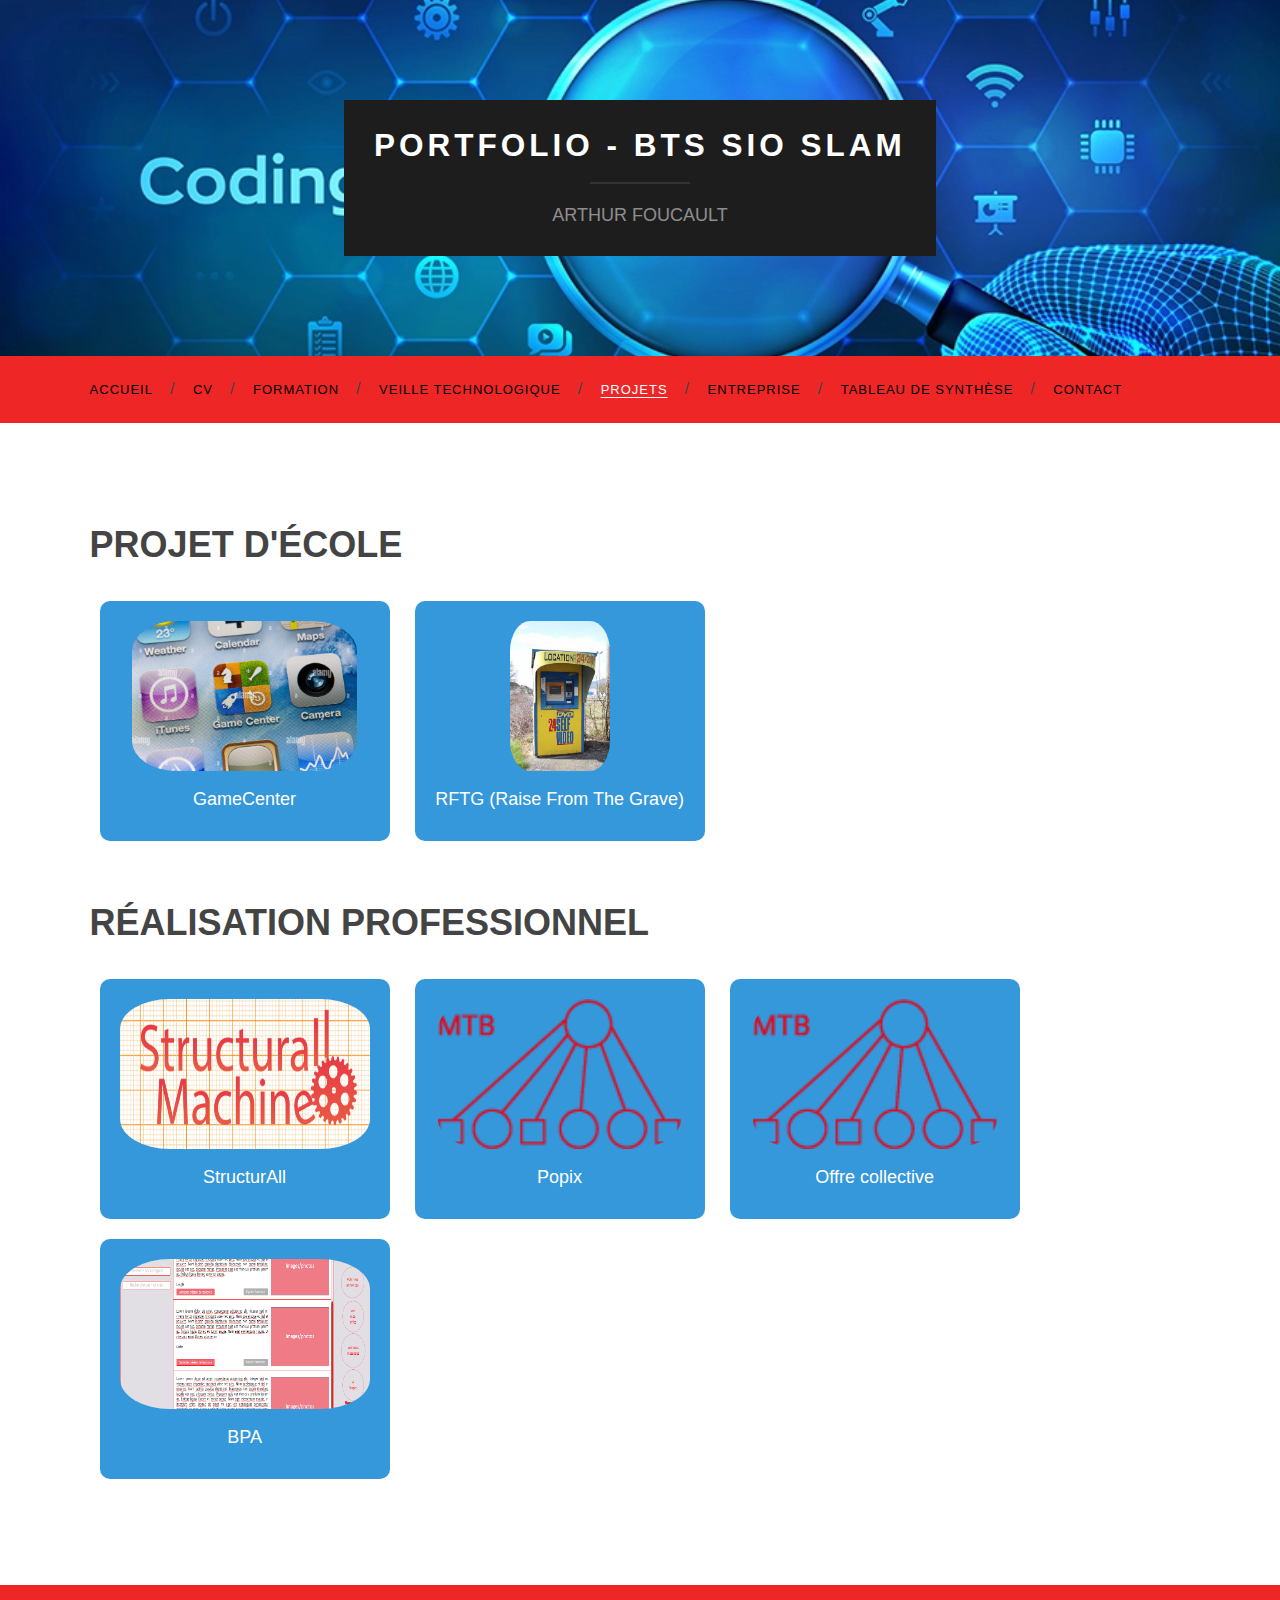
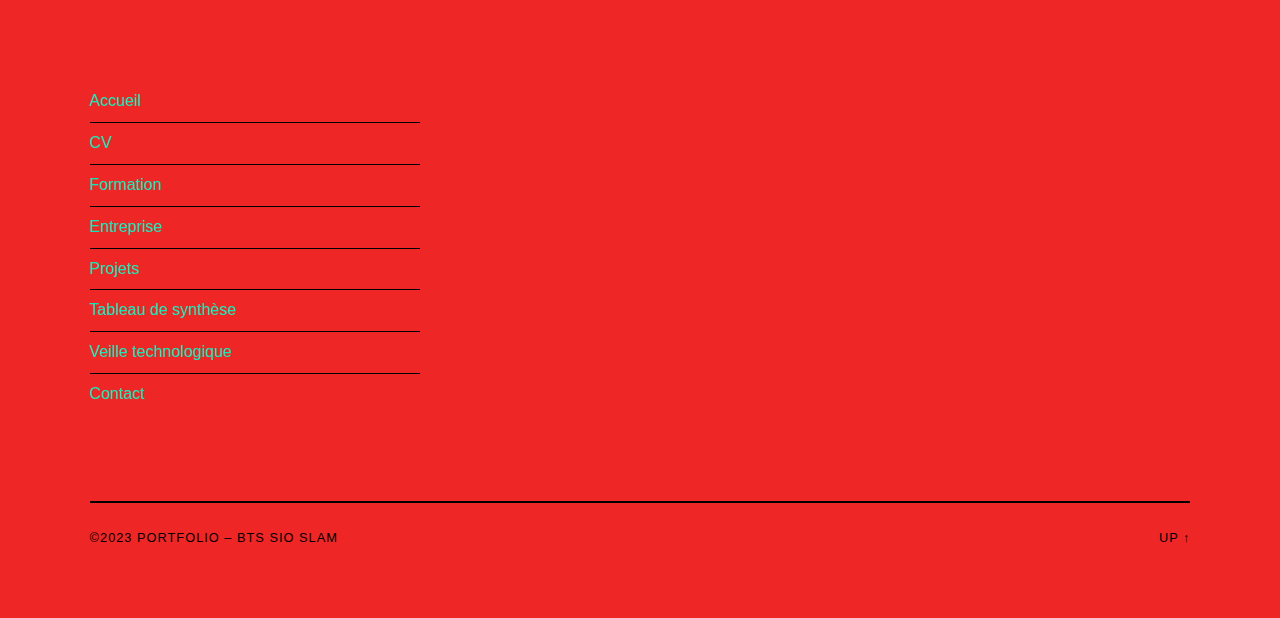
<file: Projets/index.html>
<!DOCTYPE html>
<html lang="fr-FR">
    <head>
        <title>Portfolio - BTS SIO SLAM</title>
        <link rel="stylesheet" type="text/css" href="../public/css/style.css">
    </head>
    <body>
        <a class="skip-link button" href="#site-content">Skip to the content</a>
        <div class="big-wrapper">
            <div class="header-cover section bg-dark-light no-padding">
                <div class="header section" style="background-image: url(../img/coding.webp);">
                    <div class="header-inner section-inner">
                        <div class="blog-info">
                            <div class="blog-title">
                                <a href="#" rel="home">Portfolio - BTS SIO SLAM</a>
                            </div>
                            <p class="blog-description">ARTHUR FOUCAULT</p>
                        </div>
                        <!-- .blog-info -->
                    </div>
                    <!-- .header-inner -->
                </div>
                <!-- .img -->
            </div>
            <div class="navigation section no-padding bg-dark">
                <div class="navigation-inner section-inner">
                    <ul class="blog-menu">
                        <li id="menu-item-18" class="menu-item menu-item-18">
                            <a href="../index.html">Accueil</a>
                        </li>
                        <li id="menu-item-45" class="menu-item menu-item-45">
                            <a href="../CV/index.html">CV</a>
                        </li>
                        <li id="menu-item-100" class="menu-item menu-item-100">
                            <a href="../Formation/index.html">Formation</a>
                        </li>
                        <li id="menu-item-44" class="menu-item menu-item-44">
                            <a href="../VeilleTechnologique/index.html">Veille Technologique</a>
                        </li>
                        <li id="menu-item-43" class="menu-item current-menu-item menu-item-43">
                            <a href="../Projets/index.html" aria-current="page">Projets</a>
                        </li>
                        <li id="menu-item-70" class="menu-item menu-item-70">
                            <a href="../Entreprise/index.html">Entreprise</a>
                        </li>
                        <li id="menu-item-153" class="menu-item menu-item-153">
                            <a href="../TableauSynthèse/index.html">Tableau de Synthèse</a>
                        </li>
                        <li id="menu-item-154" class="menu-item menu-item-154">
                            <a href="../Contact/index.html">Contact</a>
                        </li>
                    </ul>
                    <!-- .blog-menu -->
                    <ul class="mobile-menu">
                        <li class="menu-item menu-item-18">
                            <a href="../index.html">Accueil</a>
                        </li>
                        <li class="menu-item menu-item-45">
                            <a href="../CV/index.html">CV</a>
                        </li>
                        <li class="menu-item menu-item-100">
                            <a href="../Formation/index.html">Formation</a>
                        </li>
                        <li class="menu-item menu-item-44">
                            <a href="../VeilleTechnologique/index.html">Veille technologique</a>
                        </li>
                        <li class="menu-item current-menu-item menu-item-43">
                            <a href="../Projets/index.html" aria-current="page">Projets</a>
                        </li>
                        <li class="menu-item menu-item-70">
                            <a href="../Entreprise/index.html">Entreprise</a>
                        </li>
                        <li class="menu-item menu-item-153">
                            <a href="../TableauSynthèse/index.html">Tableau de synthèse</a>
                        </li>
                        <li class="menu-item menu-item-154">
                            <a href="../Contact/index.html">Contact</a>
                        </li>
                    </ul>
                    <!-- .mobile-menu -->
                </div>
                <!-- .navigation-inner -->
            </div>
            <!-- .navigation -->
            <main class="wrapper section-inner group" id="site-content">
                <article class="page">
                    <h1>PROJET D'ÉCOLE</h1>
                    <div class="projet-block" onclick="showGameCenterModal()">
                        <img src="../img/game-center.jpg" alt="GameCenter">
                        <div class="projet-text">
                            <p>GameCenter</p>
                        </div>
                    </div>
                    <div class="popup-overlay" id="overlay"></div>
                    <div class="popup" id="gamecenter">
                        <span class="croix" onclick="hideGameCenterModal()">X</span>
                        <h1>Game Center</h1>
                        <h2>Projet D'organisation de tournoi chez MTB111</h2>
                        <p>
                            En première année, ce projet a pour but de nous apprendre à travailler en mode projet.
                        </p>
                        <p>Game Center est un logiciel java avec une interface Swing utilisant le modèle DAO.</p>
                        <ul style="text-align: left;">
                            <p>Compétences travaillées :</p>
                            <li>Gérer le patrimoine informatique;</li>
                            <li>Répondre aux incidents et aux demandes d’assistance et d’évolution;</li>
                            <li>Travailler en mode projet.</li>
                        </ul>
                        <p>Voir la documentation ci-dessous.</p>
                        <button onclick="ouvrirGameCenterPDF()">Documentation</button>
                    </div>

                    <div class="projet-block" onclick="showRFTG_Modal()">
                        <img src="../img/RFTG.jpg" alt="RFTG">
                        <div class="projet-text">
                            <p>RFTG (Raise From The Grave)</p>
                        </div>
                    </div>
                    <div class="popup-overlay" id="overlay"></div>
                    <div class="popup" id="RFTG">
                        <span class="croix" onclick="hideRFTG_Modal()">X</span>
                        <h1>Raise From The Grave</h1>
                        <h2>Projet de commande de DVD's/Films dans un village vacances</h2>
                        <p>
                            En deuxième année, j'ai réalisé un projet appelé "Raise From The Grave".<br>
                            Il s'agissait de créer deux applications, une application web avec Laravel/PHP et une application
                            android/java. <br>J'ai utilisé une API REST pour créer des services web avec la base de données.
                        </p>
                        <ul style="text-align: left;">
                            <p>Compétences travaillées :</p>
                            <li>Gérer le patrimoine informatique;</li>
                            <li>Répondre aux incidents et aux demandes d’assistance et d’évolution;</li>
                            <li>Travailler en mode projet;</li>
                            <li>Mettre à disposition des utilisateurs un service informatique.</li>
                        </ul>
                        <p>Voir la documentation ci-dessous.</p>
                        <button onclick="ouvrirRFTGPDF()">Documentation</button>
                    </div>

                    <h1>RÉALISATION PROFESSIONNEL</h1>
                    <div class="projet-block" onclick="showStructurAll_Modal()">
                        <img src="../img/structurAll.png" alt="StructurAll">
                        <div class="projet-text">
                            <p>StructurAll</p>
                        </div>
                    </div>
                    <div class="popup-overlay" id="overlay"></div>
                    <div class="popup" id="StructurAll">
                        <span class="croix" onclick="hideStructurAll_Modal()">X</span>
                        <h1>Structur All</h1>
                        <h2>Maintenance opérationnel du logiciel</h2>
                        <p>
                            Ici l'objectif était de maintenir en condition opérationnel le logiciel Structur All.
                        </p>
                        <p>
                            C'était le premier projet qu'on m'a attribué en début du BTS.
                        </p>
                        <ul style="text-align: left;">
                            <p>Compétences travaillées :</p>
                            <li>Répondre aux incidents et aux demandes d’assistance et d’évolution;</li>
                            <li>Travailler en mode projet;</li>
                            <li>Mettre à disposition des utilisateurs un service informatique.</li>
                        </ul>
                        <p>Voir la documentation ci-dessous.</p>
                        <button onclick="ouvrirStructurAllPDF()">Documentation</button>
                    </div>

                    <div class="projet-block" onclick="showPopix_Modal()">
                        <img src="../img/mtb111_logo.png" alt="Popix">
                        <div class="projet-text">
                            <p>Popix</p>
                        </div>
                    </div>
                    <div class="popup-overlay" id="overlay"></div>
                    <div class="popup" id="Popix">
                        <span class="croix" onclick="hidePopix_Modal()">X</span>
                        <h1>Popix</h1>
                        <h2>Réalisation d'outils d'injection de code Popix en java</h2>
                        <p>
                            Ici l'objectif était de concevoir et réaliser des programmes java pour aider lors
                            des injection de code Popix.
                        </p>
                        <ul style="text-align: left;">
                            <p>Compétences travaillées :</p>
                            <li>Gérer le patrimoine informatique;</li>
                            <li>Répondre aux incidents et aux demandes d’assistance et d’évolution;</li>
                            <li>Développer la présence en ligne de l’organisation;</li>
                            <li>Travailler en mode projet;</li>
                            <li>Mettre à disposition des utilisateurs un service informatique.</li>
                        </ul>
                        <p>Voir la documentation ci-dessous.</p>
                        <button onclick="ouvrirPopixPDF()">Documentation</button>
                    </div>

                    <div class="projet-block" onclick="showoffreCollective_Modal()">
                        <img src="../img/mtb111_logo.png" alt="offreCollective">
                        <div class="projet-text">
                            <p>Offre collective</p>
                        </div>
                    </div>
                    <div class="popup-overlay" id="overlay"></div>
                    <div class="popup" id="offreCollective">
                        <span class="croix" onclick="hideoffreCollective_Modal()">X</span>
                        <h1>Offre collective</h1>
                        <h2>Réalisation d'évolutions</h2>
                        <p>
                            Ici l'objectif était d'effectué des évolutions sur l'application web.
                        </p>
                        <ul style="text-align: left;">
                            <p>Compétences travaillées :</p>
                            <li>Gérer le patrimoine informatique;</li>
                            <li>Répondre aux incidents et aux demandes d’assistance et d’évolution;</li>
                            <li>Travailler en mode projet;</li>
                            <li>Mettre à disposition des utilisateurs un service informatique.</li>
                        </ul>
                        <p>Voir la documentation ci-dessous.</p>
                        <button onclick="ouvriroffreCollectivePDF()">Documentation</button>
                    </div>

                    <div class="projet-block" onclick="showBPA_Modal()">
                        <img src="../img/bpa_façade.webp" alt="BPA">
                        <div class="projet-text">
                            <p>BPA</p>
                        </div>
                    </div>
                    <div class="popup-overlay" id="overlay"></div>
                    <div class="popup" id="BPA">
                        <span class="croix" onclick="hideBPA_Modal()">X</span>
                        <h1>Bureau des petites annonces</h1>
                        <h2>Projet de publication d'annonces chez MTB111</h2>
                        <p>
                            Ce projet a été réalisé par les apprenties uniquement. Nous devions réaliser et livrer 
                            une application web pour le 31 décembre 2023 à Fabien Bosc et Hervé Renvoisé.
                        </p>
                        <ul style="text-align: left;">
                            <p>Compétences travaillées :</p>
                            <li>Gérer le patrimoine informatique;</li>
                            <li>Répondre aux incidents et aux demandes d’assistance et d’évolution;</li>
                            <li>Développer la présence en ligne de l’organisation;</li>
                            <li>Travailler en mode projet;</li>
                            <li>Organiser son développement professionnel.</li>
                        </ul>
                        <p>Voir la documentation ci-dessous.</p>
                        <button onclick="ouvrirBPAPDF()">Documentation</button>
                    </div>
                </article>
            </main>
            <!-- .wrapper -->
            <!-- .contenu -->
            <div class="footer section large-padding bg-dark">
                <div class="footer-inner section-inner group">
                    <div class="column column-1 left">
                        <div class="widgets">
                            <div id="block-17" class="widget widget_block">
                                <div class="widget-content">
                                    <ul class="wp-block-page-list">
                                        <li class="wp-block-pages-list__item">
                                            <a class="wp-block-pages-list__item__link" href="../index.html">Accueil</a>
                                        </li>
                                        <li class="wp-block-pages-list__item">
                                            <a class="wp-block-pages-list__item__link" href="../CV/index.html">CV</a>
                                        </li>
                                        <li class="wp-block-pages-list__item">
                                            <a class="wp-block-pages-list__item__link" href="../Formation/index.html">Formation</a>
                                        </li>
                                        <li class="wp-block-pages-list__item">
                                            <a class="wp-block-pages-list__item__link" href="../Entreprise/index.html">Entreprise</a>
                                        </li>
                                        <li class="wp-block-pages-list__item current-menu-item">
                                            <a class="wp-block-pages-list__item__link" href="../Projets/index.html" aria-current="page">Projets</a>
                                        </li>
                                        <li class="wp-block-pages-list__item">
                                            <a class="wp-block-pages-list__item__link" href="../TableauSynthèse/index.html">Tableau de synthèse</a>
                                        </li>
                                        <li class="wp-block-pages-list__item">
                                            <a class="wp-block-pages-list__item__link" href="../VeilleTechnologique/index.html">Veille technologique</a>
                                        </li>
                                        <li class="wp-block-pages-list__item">
                                            <a class="wp-block-pages-list__item__link" href="../Contact/index.html">Contact</a>
                                        </li>
                                    </ul>
                                </div>
                            </div>
                        </div>
                    </div>
                    <!-- .footer-a -->
                    <!-- .footer-b -->
                    <!-- .footer-c -->
                </div>
                <!-- .footer-inner -->
            </div>
            <!-- .footer -->
            <div class="credits section bg-dark no-padding">
                <div class="credits-inner section-inner group">
                    <p class="credits-left">
                        &copy;2023 Portfolio &#8211; BTS SIO SLAM
                    </p>
                    <p class="credits-right">
                        <a
                            title="To the top"
                            class="tothetop"
                            href="#"
                            onclick="scrollToTop(); return false;"
                        >Up &uarr;</a>
                    </p>
                </div>
                <!-- .credits-inner -->
            </div>
            <!-- .credits -->
        </div>
        <!-- .big-wrapper -->
        <script src="../public/js/accueil.js"></script>
        <script src="../public/js/projets.js"></script>
    </body>
</html>
</file>
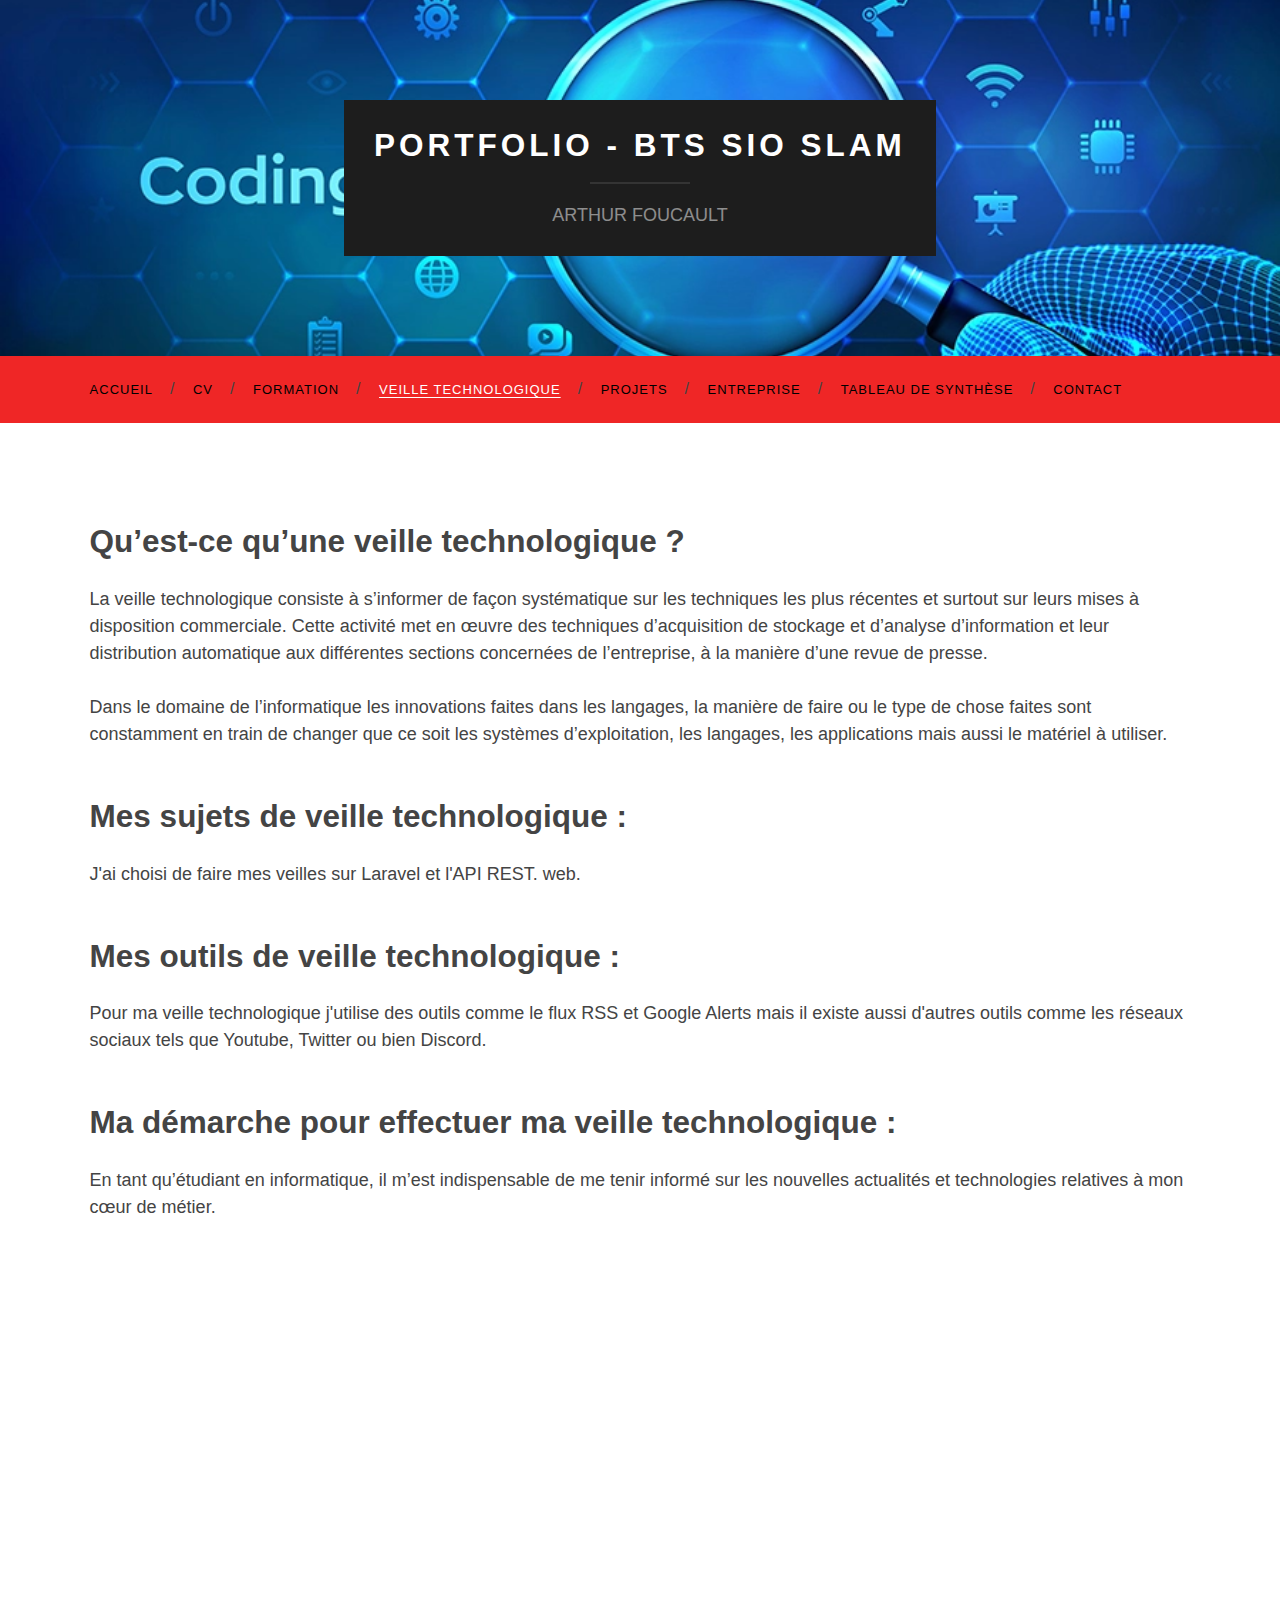
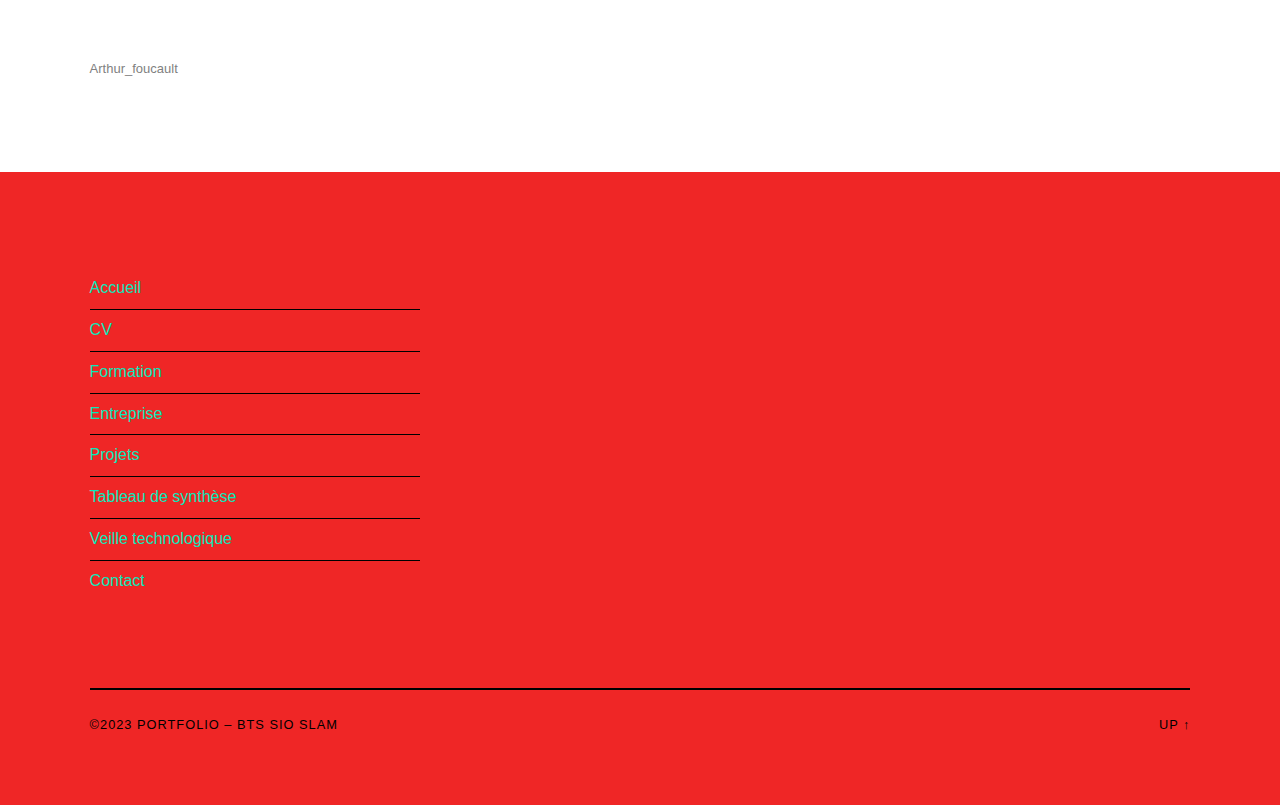
<file: VeilleTechnologique/index.html>
<!DOCTYPE html>
<html lang="fr-FR">
    <head>
        <title>Portfolio - BTS SIO SLAM</title>
        <link rel="stylesheet" type="text/css" href="../public/css/style.css">
    </head>
    <body>
        <a class="skip-link button" href="#site-content">Skip to the content</a>
        <div class="big-wrapper">
            <div class="header-cover section bg-dark-light no-padding">
                <div class="header section" style="background-image: url(../img/coding.webp);">
                    <div class="header-inner section-inner">
                        <div class="blog-info">
                            <div class="blog-title">
                                <a href="#" rel="home">Portfolio - BTS SIO SLAM</a>
                            </div>
                            <p class="blog-description">ARTHUR FOUCAULT</p>
                        </div>
                        <!-- .blog-info -->
                    </div>
                    <!-- .header-inner -->
                </div>
                <!-- .img -->
            </div>
            <div class="navigation section no-padding bg-dark">
                <div class="navigation-inner section-inner">
                    <ul class="blog-menu">
                        <li id="menu-item-18" class="menu-item menu-item-18">
                            <a href="../index.html">Accueil</a>
                        </li>
                        <li id="menu-item-45" class="menu-item menu-item-45">
                            <a href="../CV/index.html">CV</a>
                        </li>
                        <li id="menu-item-100" class="menu-item menu-item-100">
                            <a href="../Formation/index.html">Formation</a>
                        </li>
                        <li id="menu-item-44" class="menu-item current-menu-item menu-item-44">
                            <a href="../VeilleTechnologique/index.html" aria-current="page">Veille Technologique</a>
                        </li>
                        <li id="menu-item-43" class="menu-item menu-item-43">
                            <a href="../Projets/index.html">Projets</a>
                        </li>
                        <li id="menu-item-70" class="menu-item menu-item-70">
                            <a href="../Entreprise/index.html">Entreprise</a>
                        </li>
                        <li id="menu-item-153" class="menu-item menu-item-153">
                            <a href="../TableauSynthèse/index.html">Tableau de Synthèse</a>
                        </li>
                        <li id="menu-item-154" class="menu-item menu-item-154">
                            <a href="../Contact/index.html">Contact</a>
                        </li>
                    </ul>
                    <!-- .blog-menu -->
                    <ul class="mobile-menu">
                        <li class="menu-item menu-item-18">
                            <a href="../index.html">Accueil</a>
                        </li>
                        <li class="menu-item menu-item-45">
                            <a href="../CV/index.html">CV</a>
                        </li>
                        <li class="menu-item menu-item-100">
                            <a href="../Formation/index.html">Formation</a>
                        </li>
                        <li class="menu-item current-menu-item menu-item-44">
                            <a href="../VeilleTechnologique/index.html" aria-current="page">Veille technologique</a>
                        </li>
                        <li class="menu-item menu-item-43">
                            <a href="../Projets/index.html">Projets</a>
                        </li>
                        <li class="menu-item menu-item-70">
                            <a href="../Entreprise/index.html">Entreprise</a>
                        </li>
                        <li class="menu-item menu-item-153">
                            <a href="../TableauSynthèse/index.html">Tableau de synthèse</a>
                        </li>
                        <li class="menu-item menu-item-154">
                            <a href="../Contact/index.html">Contact</a>
                        </li>
                    </ul>
                    <!-- .mobile-menu -->
                </div>
                <!-- .navigation-inner -->
            </div>
            <!-- .navigation -->
            <main class="wrapper section-inner group" id="site-content">
                <h2>Qu’est-ce qu’une veille technologique ?</h2>
                <p>
                    La veille technologique consiste à s’informer de façon systématique sur les techniques les plus récentes 
                    et surtout sur leurs mises à disposition commerciale. Cette activité met en œuvre des techniques 
                    d’acquisition de stockage et d’analyse d’information et leur distribution automatique aux différentes 
                    sections concernées de l’entreprise, à la manière d’une revue de presse.<br><br>
                    Dans le domaine de l’informatique les innovations faites dans les langages, la manière de faire 
                    ou le type de chose faites sont constamment en train de changer que ce soit les systèmes d’exploitation, 
                    les langages, les applications mais aussi le matériel à utiliser.
                </p>
                <h2>Mes sujets de veille technologique :</h2>
                <p>
                    J'ai choisi de faire mes veilles sur Laravel et l'API REST.
                    web.
                </p>
                <h2>Mes outils de veille technologique :</h2>
                <p>
                    Pour ma veille technologique j'utilise des outils comme le flux RSS et Google Alerts mais il existe aussi d'autres
                    outils comme les réseaux sociaux tels que Youtube, Twitter ou bien Discord.
                </p>
                <h2>Ma démarche pour effectuer ma veille technologique :</h2>
                <p>En tant qu’étudiant en informatique, il m’est indispensable de me tenir informé sur les nouvelles actualités et technologies relatives à mon cœur de métier.</p>
                <iframe src="https://www.pearltrees.com/arthur_foucault?embed=2&d=202401081448" width="560" height="413" style="border:0px;" allowtransparency="true"></iframe><span style="display:block; padding-top:2px; color:#818181; font-size:13px;"><a href="https://www.pearltrees.com/arthur_foucault" style=" color:#818181; font-size:13px;" target="_blank">Arthur_foucault</a></span>
            </main>
            <!-- .wrapper -->
            <!-- .contenu -->
            <div class="footer section large-padding bg-dark">
                <div class="footer-inner section-inner group">
                    <div class="column column-1 left">
                        <div class="widgets">
                            <div id="block-17" class="widget widget_block">
                                <div class="widget-content">
                                    <ul class="wp-block-page-list">
                                        <li class="wp-block-pages-list__item">
                                            <a class="wp-block-pages-list__item__link" href="../index.html">Accueil</a>
                                        </li>
                                        <li class="wp-block-pages-list__item">
                                            <a class="wp-block-pages-list__item__link" href="../CV/index.html">CV</a>
                                        </li>
                                        <li class="wp-block-pages-list__item">
                                            <a class="wp-block-pages-list__item__link" href="../Formation/index.html">Formation</a>
                                        </li>
                                        <li class="wp-block-pages-list__item">
                                            <a class="wp-block-pages-list__item__link" href="../Entreprise/index.html">Entreprise</a>
                                        </li>
                                        <li class="wp-block-pages-list__item">
                                            <a class="wp-block-pages-list__item__link" href="../Projets/index.html">Projets</a>
                                        </li>
                                        <li class="wp-block-pages-list__item">
                                            <a class="wp-block-pages-list__item__link" href="../TableauSynthèse/index.html">Tableau de synthèse</a>
                                        </li>
                                        <li class="wp-block-pages-list__item current-menu-item">
                                            <a class="wp-block-pages-list__item__link" href="../VeilleTechnologique/index.html" aria-current="page">Veille technologique</a>
                                        </li>
                                        <li class="wp-block-pages-list__item">
                                            <a class="wp-block-pages-list__item__link" href="../Contact/index.html">Contact</a>
                                        </li>
                                    </ul>
                                </div>
                            </div>
                        </div>
                    </div>
                    <!-- .footer-a -->
                    <!-- .footer-b -->
                    <!-- .footer-c -->
                </div>
                <!-- .footer-inner -->
            </div>
            <!-- .footer -->
            <div class="credits section bg-dark no-padding">
                <div class="credits-inner section-inner group">
                    <p class="credits-left">
                        &copy;2023 Portfolio &#8211; BTS SIO SLAM
                    </p>
                    <p class="credits-right">
                        <a
                            title="To the top"
                            class="tothetop"
                            href="#"
                            onclick="scrollToTop(); return false;"
                        >Up &uarr;</a>
                    </p>
                </div>
                <!-- .credits-inner -->
            </div>
            <!-- .credits -->
        </div>
        <!-- .big-wrapper -->
        <script src="../public/js/accueil.js"></script>
    </body>
</html>
</file>
<file: public/css/style.css>
/*---------------------------------------------------------------------------------

	0.	CSS Reset
	1.	Document Setup
	2.  Element Base
	3.  Structure
	4.	Header
	5.	Navigation
	6.	Main Content
	7.  Single post
	8.	Blocks
	9.	Post Content
	11.	Pagination
	12.	Page & Page Templates
	13.	Sidebar
	14.	Footer
	15. Credits
	16.	Media Queries

----------------------------------------------------------------------------------- */


/* -------------------------------------------------------------------------------- */
/*	0. CSS Reset
/* -------------------------------------------------------------------------------- */

html, body {
	border: none;
	margin: 0;
	padding: 0;
}

h1, h2, h3, h4, h5, h6, p, blockquote, address, big, cite, code, em, font, img, small, strike, sub, sup, li, ol, ul, fieldset, form, label, legend, button, table, caption, tr, th, td {
	border: none;
	font-size: inherit;
	line-height: inherit;
	margin: 0;
	padding: 0;
	text-align: inherit;
}

blockquote:before,
blockquote:after {
	content: "";
}


/* -------------------------------------------------------------------------------- */
/*	1. Document setup
/* -------------------------------------------------------------------------------- */


body {
	background: #fff;
	border: none;
	color: #444;
	font-family: 'Lato', sans-serif;
	font-size: 18px;
	overflow-x: auto;
}

img {
	max-width: 100%;
	height: 100%;
}

.hidden { display: none; }
.left { float: left; }
.right { float: right; }
.right-formation { 
	margin: 0 150px; 
	float: right;
}
.center{text-align: center;}

::selection {
	background: #1abc9c;
	color: #333;
}

::-webkit-input-placeholder { color: #A9A9A9; }
:-ms-input-placeholder { color: #A9A9A9; }

/* Clearing ---------------------------------- */

.clear,
.group:after,
.post-content:after,
.widget-content:after,
[class*="__inner-container"]:after {
	clear: both;
	content: "";
	display: block;
}

/* Transitions ------------------------------- */

a,
.post-tags a::after {
	transition: all .1s ease-in-out;
}

.nav-toggle,
.nav-toggle .bar,
.blog-menu a,
.blog-menu ul .menu-item-has-children,
.blog-title a,
.post-title a,
.format-bubble,
.post-meta a,
.featured-media a,
.content form input,
.content form textarea,
.media-caption,
.post-nav a,
input#s,
#searchsubmit,
.widget-content ul li,
.widget_recent_entries a,
.search-toggle.active .metal,
.search-toggle.active .handle {
	transition: all .2s ease-in-out;
}

.tothetop {
	transition: all .3s ease-in-out;
}

/* Screen Reader Text ------------------------ */

.screen-reader-text {
	clip: rect(1px, 1px, 1px, 1px);
	position: absolute !important;
	height: 1px;
	width: 1px;
	overflow: hidden;
}

.screen-reader-text:focus {
	background-color: #f1f1f1;
	border-radius: 3px;
	box-shadow: 0 0 2px 2px rgba(0, 0, 0, 0.6);
	clip: auto !important;
	color: #21759b;
	display: block;
	font-size: 14px;
	font-size: 0.875rem;
	font-weight: bold;
	height: auto;
	left: 5px;
	line-height: normal;
	padding: 15px 23px 14px;
	text-decoration: none;
	top: 5px;
	width: auto;
	z-index: 100000; /* Above WP toolbar. */
}

/* Skip Link --------------------------------- */

.skip-link {
	position: absolute;
		left: -9999rem;
		top: 2.5rem;
	z-index: 999999999;
}

.skip-link:focus {
	left: 2.5rem;
	text-decoration: none;
}


/* --------------------------------------------------------------------------------------------- */
/*	2. Element Base
/* --------------------------------------------------------------------------------------------- */


main {
	display: block;
}

h1, h2, h3, h4, h5, h6, .faux-heading {
	color: #444;
	font-feature-settings: "lnum";
	font-variant-numeric: lining-nums;
	font-weight: 700;
	line-height: 1.2;
	margin: 50px 0 25px;
}

h1 { font-size: 2em; }
h2 { font-size: 1.75em; }
h3 { font-size: 1.5em; }
h4 { font-size: 1.25em; }
h5 { font-size: 1.1em; }
h6 { font-size: 1em; }

h6 {
	font-size: .9em;
	font-weight: bold;
	text-transform: uppercase;
	letter-spacing: 1px;
}

p {
	line-height: 1.5;
	margin: 0 0 20px 0;
}

em,
i,
q,
dfn {
	font-style: italic;
}

b,
strong {
	font-weight: 700;
}

ins {
	text-decoration: underline;
}

sub,
sup {
	font-size: 75%;
	line-height: 0;
	position: relative;
	vertical-align: baseline;
}

sup { top: -0.5em; }
sub { bottom: -0.25em; }

abbr,
acronym {
	cursor: help;
}

address {
	line-height: 1.5;
	margin: 0 0 20px 0;
}

hr {
	border: none;
	border-top: 1px solid currentColor;
	color: #E1E1E3;
	margin: 50px 0;
}

a {
	color: #0ae8bb;
	text-decoration: none;
}

a:hover {
	text-decoration: underline;
}

/* Lists ------------------------------------- */

ul,
ol {
	margin: 0 0 30px 30px;
}

ul { list-style: disc; }
ul ul { list-style: circle; }
ul ul ul { list-style: square; }

ol { list-style: decimal; }
ol ol { list-style: lower-alpha; }
ol ol ol { list-style: lower-roman; }

li {
	line-height: 1.5;
	margin: 5px 0 0 20px;
}

li > ul,
li > ol {
	margin: 10px 0 0 20px;
}

.reset-list-style,
.reset-list-style ul,
.reset-list-style ol {
	list-style: none;
	margin: 0;
}

.reset-list-style li {
	margin: 0;
}

dt,
dd {
	line-height: 1.5;
}

dt {
	font-weight: 700;
}

dt + dd { margin-top: 5px; }
dd + dt { margin-top: 15px; }

/* Tables ------------------------------------ */

table {
	border-collapse: collapse;
    border-spacing: 0;
    empty-cells: show;
    font-size: 0.9em;
    margin: 30px 0;
    width: 100%;
}

tbody {
	border-top: 1px solid #ddd;
}

thead + tbody {
	border-top: none;
}

th,
td {
	padding: 2%;
	margin: 0;
	overflow: visible;
	line-height: 120%;
	border-bottom: 1px solid #ddd;
}

caption {
	color: #444;
	text-align: center;
	padding: 2%;
}

thead {
	vertical-align: bottom;
	white-space: nowrap;
}

th {
	font-weight: bold;
	color: #444;
}

/* Inputs ------------------------------------ */

fieldset {
	border: 2px solid #eee;
	margin-bottom: 30px;
	margin-top: 30px;
	padding: 25px;
}

fieldset legend {
	font-size: 0.8rem;
	line-height: 1;
	font-weight: 700;
	text-transform: uppercase;
	letter-spacing: 2px;
	padding: 10px 12px;
	background: #1abc9c;
	color: #fff;
}

fieldset > *:first-child { margin-top: 0; }
fieldset > *:last-child { margin-bottom: 0; }

form {
	margin-bottom: 30px;
	margin-top: 30px;
}

form > *:first-child { margin-top: 0; }
form > *:last-child { margin-bottom: 0; }

label {
	display: block;
	margin: 0 0 5px 0;
}

label.inline,
input[type="checkbox"] + label {
	display: inline;
	font-weight: 400;
	margin-left: 5px;
}

input,
textarea,
button,
.select2-container .select2-selection--single {
	font-family: inherit;
	line-height: 1;
}

input[type="text"],
input[type="password"],
input[type="email"],
input[type="url"],
input[type="date"],
input[type="month"],
input[type="time"],
input[type="datetime"],
input[type="datetime-local"],
input[type="week"],
input[type="number"],
input[type="search"],
input[type="tel"],
input[type="color"],
textarea {
	-webkit-appearance: none;
	-moz-appearance: none;
	background-color: #f2f2f2;
	border-radius: 3px;
	border: 1px solid #E1E1E3;
	box-shadow: none;
	color: #333;
	display: block;
	font-size: 16px;
	margin: 0;
	max-width: 100%;
	padding: 14px 16px;
	width: 100%;
}

textarea {
	height: 180px;
	line-height: 1.5;
	width: 100%;
}

select {
	font-family: inherit;
	font-size: inherit;
}

input::-webkit-input-placeholder { line-height: normal; }
input:-ms-input-placeholder { line-height: normal; }
input::-moz-placeholder { line-height: normal; }

input[type="search"]::-webkit-search-decoration,
input[type="search"]::-webkit-search-cancel-button,
input[type="search"]::-webkit-search-results-button,
input[type="search"]::-webkit-search-results-decoration {
	display: none;
}

button,
.button,
.faux-button,
a.more-link,
.wp-block-button__link,
.wp-block-file .wp-block-file__button,
input[type="button"],
input[type="reset"],
input[type="submit"] {
	-webkit-appearance: none;
	-moz-appearance: none;
	background-color: #1d1d1d;
	border: none;
	border-radius: 4px;
	color: #fff;
	cursor: pointer;
	display: inline-block;
	font-size: 16px;
	line-height: 1;
	margin: 0;
	padding: 16px 18px;
	text-align: center;
	text-decoration: none;
	transition: background-color .1s linear, border-color .1s linear, color .1s linear;
}

button:hover,
.button:hover,
.faux-button:hover,
a.more-link:hover,
.wp-block-button__link:hover,
.wp-block-file__button:hover,
input[type="button"]:hover,
input[type="reset"]:hover,
input[type="submit"]:hover {
	background-color: #1abc9c;
	color: #fff;
	cursor: pointer;
	text-decoration: none;
}


/* -------------------------------------------------------------------------------- */
/*	3.	Structure
/* -------------------------------------------------------------------------------- */


.section {
	padding: 10% 0;
	position: relative;
}

.section.large-padding { padding: 7.5% 0; }
.section.medium-padding { padding: 5% 0; }
.section.small-padding { padding: 2.5% 0; }
.section.no-padding { padding: 0; }

.section.bg-dark { background: #ef2626; }
.section.bg-dark-light { background: black; }

.bg-shade {
	position: absolute;
	top: 0;
	right: 0;
	bottom: 0;
	left: 0;
	background: #262626;
}

.section-inner {
	width: 1200px;
	max-width: 86%;
	margin: 0 auto;
}

.big-wrapper {
	overflow: hidden;
}

.wrapper {
	margin-top: 100px;
}

.content {
	width: 65%;
}

.template-nosidebar .content,
.content.center {
	float: none;
	margin-left: auto;
	margin-right: auto;
}

.template-fullwidth .content,
.content.full-width {
	width: 100%;
}

.sidebar {
	width: 30%;
}

.content-container {
    display: flex;
    align-items: center; /* Aligne verticalement le contenu */
}

.text-container {
    flex: 1; /* Prend l'espace restant disponible */
    padding-left: 20px; /* Espace entre l'image et le texte */
}

/* -------------------------------------------------------------------------------- */
/*	4. Header
/* -------------------------------------------------------------------------------- */


.header-cover {
	overflow-y: hidden;
}

.header {
	background: no-repeat center;
	background-size: cover;
	padding: 100px 0;
}

.header-inner {
	position: relative;
	text-align: center;
	z-index: 2;
}

.blog-logo {
	display: flex;
	align-items: center;
	flex: 1; /* Prend l'espace restant disponible */
    padding-left: 20px; /* Espace entre l'image et le texte */
}

.blog-logo img {
	height: auto;
	max-height: 250px;
	max-width: 20%;
	width: auto;
}

.blog-info {
	background: #1d1d1d;
	display: inline-block;
	padding: 30px;
}

.blog-title {
	text-align: center;
	font-family: 'Raleway', sans-serif;
	font-size: 1.75em;
	line-height: 1;
	margin: 0;
	width: 100%;
}

.blog-title a {
	color: #fff;
	text-transform: uppercase;
	letter-spacing: 4px;
	font-weight: 700;
}

.blog-title a:hover {
	color: #1abc9c;
	text-decoration: none;
}

.blog-description {
	color: rgba( 255, 255, 255, 0.5 );
	font-family: 'Raleway', sans-serif;
	font-weight: 400;
	line-height: 1.25;
	margin: 0;
	text-align: center;
}

.blog-description:before {
	content: "";
	display: block;
	width: 100px;
	height: 2px;
	background: rgba(255,255,255,0.1);
	margin: 20px auto;
}

.image-container {
    position: relative;
    display: inline-block;
    overflow: hidden;
}

.link-with-animation {
    display: inline-block;
    position: relative;
    overflow: hidden;
    transition: all 0.3s ease;
}

.link-with-animation img {
    display: block;
    transition: transform 0.3s ease;
}

.link-with-animation:hover img {
    transform: translateX(-100%);
}

.animated-text {
    position: absolute;
    top: 0;
    left: 100%;
    background-color: #1abc9c;
    color: #fff;
    padding: 5px 10px;
    white-space: nowrap;
    transition: all 0.3s ease;
}

.link-with-animation:hover .animated-text {
    left: 0;
}

/* -------------------------------------------------------------------------------- */
/*	5. Navigation
/* -------------------------------------------------------------------------------- */

.mobile-menu {
	display: none;
}

.blog-menu {
	display: flex;
	flex-wrap: wrap;
	list-style: none;
	margin: 0 0 0 -20px;
}

.blog-menu ul {
	margin: 0;
}

.blog-menu li {
	line-height: 1;
	margin: 0;
	position: relative;
}

.blog-menu > li + li:before {
	color: #444;
	content: "/";
	display: block;
	font-size: 16px;
	line-height: 1;
	margin: -9px 0 0 -3px;
	position: absolute;
		left: 0;
		top: 50%;
}

.blog-menu a {
	color: rgba( 0, 0, 0);
	display: block;
	font-size: 13px;
	letter-spacing: 1px;
	outline: none;
	padding: 27px 20px;
	text-transform: uppercase;
	text-underline-offset: .2em;
}

.blog-menu a:hover,
.blog-menu a:focus,
.blog-menu .current-menu-item > a {
	color: #fff;
	text-decoration: underline;
}

.blog-menu .current-menu-item > a:focus {
	text-decoration-style: dotted;
}

.blog-menu > .menu-item-has-children a,
.blog-menu > .page_item_has_children a { padding-right: 35px; }

.blog-menu > .menu-item-has-children::after,
.blog-menu > .page_item_has_children::after {
	content: "";
	display: block;
	border: 5px solid transparent;
	border-top-color: rgba( 255, 255, 255, 0.5 );
	position: absolute;
	z-index: 1001;
	right: 17px;
	top: 50%;
	margin-top: -2px;
	transition: border-color .2s ease-in-out;
}

.blog-menu > .menu-item-has-children:hover::after,
.blog-menu > .page_item_has_children:hover::after { border-top-color: #fff; }

.blog-menu li:hover a {
	background-color: #1d1d1d;
	cursor: pointer;
}

.blog-menu li:hover > a { color: #fff; }

/* Sub Menus --------------------------------- */

.blog-menu ul {
	position: absolute;
	left: -9999px;
	display: none;
	z-index: 999;
}

.blog-menu ul li {
    float: none;
    display: block;
}

.blog-menu ul > .menu-item-has-children::after,
.blog-menu ul > .page_item_has_children::after {
	content: "";
	display: block;
	border: 6px solid transparent;
	border-left-color: rgba(255,255,255,0.4);
	position: absolute;
	z-index: 1001;
	right: 10px;
	top: 50%;
	margin-top: -5px;
}

.blog-menu ul > .menu-item-has-children:hover::after,
.blog-menu ul > .page_item_has_children:hover::after { border-left-color: #fff; }

.blog-menu ul li {
	width: 240px;
	background: #1d1d1d;
}

.blog-menu ul a {
	border-bottom: 1px solid rgba(255,255,255,0.1);
	line-height: 130%;
	margin: 0 20px;
	padding: 20px 0px;
}

.blog-menu ul > li:last-child a { border-bottom-width: 0; }

.blog-menu li:hover > ul,
.blog-menu li.focus > ul {
	opacity: 1;
	left: 0;
	display: block;
}

.blog-menu ul li:hover > ul,
.blog-menu ul li.focus > ul {
	left: 240px;
	margin-left: 0;
	top: 0;
}


/* -------------------------------------------------------------------------------- */
/*	6. Main Content
/* -------------------------------------------------------------------------------- */


.post,
.page {
	border-bottom: 4px solid #eee;
	margin-bottom: 50%;
	padding-bottom: 10%;
}

.single-post .post,
.page .post,
.post:last-of-type,
.page:last-of-type {
	border-bottom: 0;
	margin-bottom: 0;
	padding-bottom: 0;
}

/* Archive Header ---------------------------- */

.archive-header {
	margin-bottom: 7.5%;
	text-align: center;
}

.archive-title {
	border-bottom: 2px solid #eee;
	color: #767676;
	display: inline-block;
	font-size: 0.9em;
	font-weight: 700;
	letter-spacing: 1px;
	margin: 0;
	padding-bottom: 5px;
	position: relative;
	text-transform: uppercase;
}

.archive-description {
	margin: 1em 0 0;
}

.archive-description p:last-child {
	margin: 0;
}

/* Featured Media ---------------------------- */

.featured-media {
	display: block;
	margin-bottom: 6%;
	position: relative;
}

.featured-media > a,
.featured-media img {
	display: block;
}

.featured-media img {
	border-radius: 4px;
	margin: 0 auto;
}

.featured-media iframe {
	display: block;
	border: none;
	max-width: 100%;
	height: auto;
}

.featured-media .sticky-post {
	position: absolute;
	top: 5%;
	right: 0;
	padding: 8px 10px;
	border-radius: 3px 0 0 3px;
	background: #1abc9c;
	color: #fff;
	font-size: 0.7em;
	text-transform: uppercase;
	letter-spacing: 1px;
	z-index: 10;
}

.media-caption-container {
	position: absolute;
	width: 95%;
	margin-left: 2.5%;
	bottom: 1.5em;
	text-align: center;
	font-size: 0.85em;
}

.media-caption {
	background-color: rgba( 38, 38, 38, 0.75 );
	border-radius: 3px;
	color: #fff;
	display: inline-block;
	line-height: 130%;
	padding: 7px 11px;
	text-align: center;
}

.media-caption:hover {
	background-color: #262626;
	color: #fff;
}

.media-caption a {
	color: inherit;
	text-decoration: underline;
}

.media-caption a:hover {
	color: inherit;
	text-decoration: none;
}

/* Post Header ------------------------------- */

.post-header {
	margin-bottom: 6%;
}

.post-title {
	font-size: 2.5em;
	font-weight: 700;
	line-height: 1.2;
	margin: 0 0 15px 0;
		-ms-word-break: break-all;
	word-break: break-word;
}

.post-title,
.post-title a {
	color: #2d2d2d;
}

.post-title a:hover {
	text-decoration: none;
}

.post-meta {
	color: #767676;
	font-size: 0.8em;
	letter-spacing: 1px;
	text-transform: uppercase;
}

.post-meta a {
	color: #767676;
}

.post-meta a:hover {
	color: #1abc9c;
	text-decoration: none;
}

.post-meta .date-sep {
	color: #ddd;
	margin: 0 5px;
}

/* Post Format: Aside and Video -------------- */

.post-preview.format-aside .post-meta,
.post-preview.format-video .post-meta {
	text-align: center;
}

.post-preview.format-video .post-content {
	margin-top: 20px;
}

.post-preview.format-aside .post-content {
	background: #eee;
	border-radius: 3px;
	margin-top: 20px;
	padding: 20px;
}

/* Post Format: Quote ------------------------ */

.post-preview.format-quote .post-meta {
	text-align: center;
}

.post-preview.format-quote .post-content {
	margin-top: 20px;
	padding: 40px;
	background: #262626;
	color: #fff;
	border-radius: 3px;
}

.post-preview.format-quote .post-content blockquote {
	background: none;
	color: #fff;
	font-family: 'Raleway', 'Helvetica Neue', sans-serif;
	padding: 0;
	font-size: 1.25em;
	margin-bottom: 0;
}

.post-preview.format-quote .post-content blockquote p {
	text-align: center;
}

.post-preview.format-quote .post-content blockquote cite {
	color: rgba( 255, 255, 255, 0.75 );
	display: block;
	font-size: 16px;
	font-weight: 400;
	text-align: center;
}

.post-preview.format-quote .post-content blockquote cite a {
	color: rgba(255,255,255,0.75);
}

.post-preview.format-quote .post-content blockquote cite a:hover {
	text-decoration: none;
}

.popup-overlay {
	display: none;
	position: fixed;
	top: 0;
	left: 0;
	width: 100%;
	height: 100%;
	background-color: rgba(0, 0, 0, 0.5) !important; /* Fond sombre semi-transparent */
	z-index: 2 !important;
}

.popup {
	display: none;
	position: fixed;
	top: 50%;
	left: 50%;
	transform: translate(-50%, -50%);
	background-color: #ffffff !important; /* Fond blanc */
	color: #000000 !important; /* Texte noir */
	padding: 20px;
	border-radius: 10px;
	z-index: 3 !important;
	animation: fadeIn 0.3s ease-out; /* Animation d'ouverture */
	text-align: center;
}

.croix {
    position: absolute;
    top: 10px;
    right: 10px; /* Modifiez left en right */
    cursor: pointer;
    font-size: 20px;
    color: #333;
}

@keyframes fadeIn {
	from {
		opacity: 0;
	}
	to {
		opacity: 1;
	}
}


/* -------------------------------------------------------------------------------- */
/*	7. Single Post
/* -------------------------------------------------------------------------------- */


.post-meta-bottom {
	margin-top: 10%;
	position: relative;
}

.post-categories {
	position: relative;
	font-size: 0.85em;
	font-weight: 400;
	color: #767676;
	line-height: 120%;
	padding-left: 36px;
}

.category-icon,
.category-icon:after,
.front-flap,
.front-flap:after {
	display: block;
	position: absolute;
}

.category-icon {
	left: 0;
	top: 2px;
	width: 24px;
	height: 16px;
	background: #727272;
	border-radius: 0 2px 2px 2px;
}

.category-icon:after {
	content: "";
	width: 12px;
	height: 3px;
	top: -3px;
	left: 0px;
	background: #727272;
	border-radius: 1px 1px 0 0;
}

.front-flap {
	height: 13px;
	width: 22px;
	bottom: -1px;
	right: -2px;
	background: #727272;
	border-radius: 2px;
	border: 1px solid #fff;
	transform: skew(-25deg,0deg);
}

.post-categories a:hover {
	text-decoration: underline;
}

.post-tags {
	margin-top: 20px;
	margin-left: 12px;
}

.post-tags a {
	position: relative;
	font-size: 12px;
	font-weight: 700;
	text-transform: uppercase;
	color: #fff;
	display: inline-block;
	padding: 6px;
	line-height: 1;
	margin-bottom: 5px;
	margin-right: 20px;
	background: #767676;
	border-radius: 0 2px 2px 0;
}

.post-tags a::after {
	border-top: 12px solid transparent;
	border-right: 12px solid #767676;
	border-bottom: 12px solid transparent;
	content: "";
	height: 0;
	position: absolute;
	top: 0;
	left: -12px;
	width: 0;
}

.post-tags a:before {
	content: "";
	display: block;
	position: absolute;
	left: -4px;
	top: 50%;
	margin-top: -2px;
	width: 4px;
	height: 4px;
	background: #fff;
	border-radius: 99px;
	z-index: 10;
}

.post-tags a:hover {
	background: #1abc9c;
	color: #fff;
	text-decoration: none;
}

.post-tags a:hover:after {
	border-right-color: #1abc9c;
}

.post-nav {
	font-size: 0.95em;
	margin-top: 20px;
	border-top: 4px solid #eee;
	border-bottom: 4px solid #eee;
}

.post-nav a {
	display: block;
	position: relative;
	padding: 25px 0;
	max-width: 49%;
	color: #666;
}

.post-nav h5 {
	color: #767676;
	font-size: 0.7em;
	font-weight: 700;
	letter-spacing: 1px;
	margin: 0 0 7px;
	text-transform: uppercase;
}

.post-nav-newer h5 { text-align: right; }

.post-nav-older { float: left; }
.post-nav-newer { float: right; text-align: right; }

.post-nav a:hover {
	color: #1abc9c;
	text-decoration: none;
}

.post-nav-links {
	margin-top: 30px;
}


/* -------------------------------------------------------------------------------- */
/*	8. Blocks
/* -------------------------------------------------------------------------------- */


/* Block Editor Accent Colors ---------------- */

:root .has-background { background-color: #444; }

:root .has-accent-color { color: #1abc9c; }
:root .has-accent-background-color { background-color: #1abc9c; }

:root .has-dark-gray-color { color: #444; }
:root .has-dark-gray-background-color { background-color: #444; }

:root .has-medium-gray-color { color: #666; }
:root .has-medium-gray-background-color { background-color: #666; }

:root .has-light-gray-color { color: #767676; }
:root .has-light-gray-background-color { background-color: #767676; }

:root .has-white-color { color: #fff; }
:root .has-white-background-color { background-color: #fff; }

/* Block Editor Font Sizes ------------------- */

:root .has-small-font-size { font-size: .842em; }
:root .has-regular-font-size { font-size: 1em; }

:root .has-large-font-size,
:root .has-larger-font-size {
	line-height: 1.5;
}

:root .has-large-font-size { font-size: 1.263em; }
:root .has-larger-font-size { font-size: 1.684em; }

/* Block: Base Margins ----------------------- */

:root *[class*="_inner-container"] > *:first-child { margin-top: 0; }
:root *[class*="_inner-container"] > *:last-child { margin-bottom: 0; }

.wp-block-archives,
.wp-block-button,
.wp-block-buttons,
.wp-block-categories,
.wp-block-code,
.wp-block-columns,
.wp-block-cover,
.wp-block-cover-image,
.wp-block-embed,
.wp-block-gallery,
.wp-block-group,
.wp-block-image,
.wp-block-latest-comments,
.wp-block-latest-posts,
.wp-block-media-text,
.wp-block-preformatted,
.wp-block-pullquote,
.wp-block-social,
.wp-block-social-links,
.wp-block-quote,
.wp-block-quote.is-large,
.wp-block-quote.is-style-large,
.wp-block-verse,
.wp-block-video {
	margin-bottom: 30px;
	margin-top: 30px;
}

/* Block: Shared Nesting Alignment Resets ---- */

[class*="__inner-container"] .wp-block-group:not(.alignfull):not(.alignwide):not(.alignleft):not(.alignright),
[class*="__inner-container"] .wp-block-cover:not(.alignfull):not(.alignwide):not(.alignleft):not(.alignright) {
	margin-left: auto;
	margin-right: auto;
	max-width: 676px;
}

.alignfull > [class*="__inner-container"] > .wp-block-group.alignwide,
.alignfull > [class*="__inner-container"] > .wp-block-group:not(.alignfull):not(.alignwide):not(.alignleft):not(.alignright),
.alignfull > [class*="__inner-container"] > .wp-block-cover.alignwide,
.alignfull > [class*="__inner-container"] > .wp-block-cover:not(.alignfull):not(.alignwide):not(.alignleft):not(.alignright) {
	margin-left: auto;
	margin-right: auto;
}

.alignfull > [class*="__inner-container"] > .wp-block-group:not(.alignfull):not(.alignwide):not(.alignleft):not(.alignright),
.alignfull > [class*="__inner-container"] > .wp-block-cover:not(.alignfull):not(.alignwide):not(.alignleft):not(.alignright) {
	margin-left: 0;
}


/* Block: Audio ------------------------------ */

.wp-block-audio audio {
    width: 100%;
}

/* Block: Button ----------------------------- */

.wp-block-button:not(.alignleft):not(.alignright):first-child { margin-top: 0; }
.wp-block-button:not(.alignleft):not(.alignright):last-child { margin-bottom: 0; }

.is-style-squared .wp-block-button__link {
    border-radius: 0;
}

/* STYLE: OUTLINE */

.wp-block-button.is-style-outline {
	color: #1d1d1d;
}

.is-style-outline .wp-block-button__link {
    background-color: transparent;
    border: 2px solid currentColor;
	color: inherit;
	padding: 14px 16px;
}

.is-style-outline .wp-block-button__link:hover {
	background-color: #1d1d1d;
	border-color: #1d1d1d;
	color: #fff;
}

.is-style-outline .wp-block-button__link.has-accent-color:hover {
	background-color: #1abc9c;
	border-color: #1abc9c;
	color: #fff;
}

/* Block: Columns ---------------------------- */

:root .wp-block-column > *:first-child { margin-top: 0; }
:root .wp-block-column > *:last-child { margin-bottom: 0; }

/* Block: Cover ------------------------------ */

.wp-block-cover {
	color: #fff;
}

/* Block: File ------------------------------- */

.wp-block-file {
	align-items: center;
	border: 1px solid #eee;
	border-radius: 3px;
	display: flex;
	justify-content: space-between;
	padding: 1em;
}

.wp-block-file a:not(.wp-block-file__button) {
	color: inherit;
	font-weight: 700;
}

.wp-block-file a.wp-block-file__button:active, .wp-block-file a.wp-block-file__button:focus, .wp-block-file a.wp-block-file__button:hover, .wp-block-file a.wp-block-file__button:visited {
	opacity: 1;
}

/* Block: Gallery ---------------------------- */

.post-content ul.wp-block-gallery {
	list-style: none;
}

.post-content ul.wp-block-gallery:not(.alignwide) {
	margin-left: 0;
}

.post-content .wp-block-gallery > li:last-child {
	margin-bottom: 16px;
}

.wp-block-gallery img {
	border: none;
	padding: 0;
}

/* Block: Media & Text ----------------------- */

.wp-block-media-text__content > *:first-child { margin-top: 0; }
.wp-block-media-text__content > *:last-child { margin-bottom: 0; }

/* Block: Pull Quote ------------------------- */

.post-content .wp-block-pullquote {
	background: transparent;
	border-bottom: 4px solid #444;
	border-top: 4px solid #444;
	margin: 2em 0;
	padding: 3em 0;
	text-align: center;
}

.post-content .wp-block-pullquote blockquote {
	background: transparent;
	margin-bottom: 0;
	margin-top: 0;
	max-width: none;
}

.post-content .wp-block-pullquote p {
	line-height: 1.5;
}

.post-content .wp-block-pullquote.alignleft,
.post-content .wp-block-pullquote.alignright {
	margin-bottom: 1em;
	margin-top: 0;
	padding: 1em 0;
}

.post-content .wp-block-pullquote cite,
.post-content .wp-block-pullquote p {
	text-align: inherit;
}

.post-content .wp-block-pullquote cite:before {
	content: none;
}

:root .wp-block-quote.is-large p,
:root .wp-block-quote.is-style-large p {
	font-size: 1.2em;
	font-style: normal;
}

:root .wp-block-quote.is-large cite,
:root .wp-block-quote.is-large footer,
:root .wp-block-quote.is-style-large cite,
:root .wp-block-quote.is-style-large footer {
	font-size: 16px;
}

.wp-block-pullquote.is-style-solid-color blockquote cite {
	text-transform: uppercase;
}

/* Block: Quote ------------------------------ */

/* STYLE: LARGE */

:root .wp-block-quote.is-large,
:root .wp-block-quote.is-style-large {
	padding: 1.1em;
}

.wp-block-quote.is-large cite,
.wp-block-quote.is-large footer,
.wp-block-quote.is-style-large cite,
.wp-block-quote.is-style-large footer {
	text-align: inherit;
}

/* Block: Separator -------------------------- */

hr.wp-block-separator {
	background: #eee;
	border: none;
	color: #767676;
	height: 4px;
	margin: 2em auto;
	width: 50%;
}

.wp-block-separator:not(.is-style-wide):not(.is-style-dots) {
	max-width: none;
	width: 50%;
}

.wp-block-separator.is-style-wide {
	width: 100%;
}

.wp-block-separator.is-style-dots {
	background: none;
	height: auto;
}

.wp-block-separator.is-style-dots:before {
	color: inherit;
}

/* Block: Social ----------------------------- */

ul.wp-block-social-links:not(.alignwide):not(.alignfull):not(.aligncenter):not(.alignleft):not(.alignright) {
	margin-left: 0;
}

.wp-social-link {
	margin: 0 8px 0 0;
}

.projet-block {
    text-align: center;
    background-color: #3498db;
    padding: 20px;
    border-radius: 10px;
    width: 250px; /* Largeur fixe */
    height: 200px; /* Hauteur fixe */
    margin: 10px; /* Ajoute une marge tout autour du bloc */
    cursor: pointer; /* Déplace le curseur sur l'ensemble du bloc */
    position: relative;
    z-index: 1;
    display: inline-block; /* Affiche les éléments en ligne */
    vertical-align: top; /* Alignement vertical en haut pour éviter des espaces indésirables */
}

.projet-block img {
    max-width: 250px; /* ou toute autre valeur souhaitée */
    max-height: 150px; /* pour conserver les proportions de l'image */
    border-radius: 20%;
}

.projet-text {
	color: #ffffff;
	margin-top: 10px;
}


/* -------------------------------------------------------------------------------- */
/*	9. Post Content
/* -------------------------------------------------------------------------------- */


.post-content {
	font-size: 19px;
}

.post-content > *:first-child { margin-top: 0 !important; }
.post-content > *:last-child { margin-bottom: 0 !important; }

/* Content Typography ------------------------ */

p.has-drop-cap:not(:focus):first-letter {
    font-size: 5.95em;
    font-weight: 400;
}

.post-content big {
	font-size: 1.25em;
}

abbr, acronym {
	cursor: help;
}

code, kbd, pre {
	font-size: 0.85em;
	background: #eee;
	font-family: Menlo, Monaco, monospace;
}

.post-content .highlight {
	background: #fcf8a5;
	display: inline;
	padding: 2px 3px;
}

.post-content kbd,
.post-content code {
	padding: 5px;
	border-radius: 3px;
}

.post-content dl { line-height: 160%; }
.post-content dl dt { font-weight: 700; }

.post-content hr {
	background: #eee;
	border: none;
	color: #767676;
	height: 4px;
	margin: 2em auto;
	width: 50%;
}

.post-content address {
	padding: 3% 3.5%;
	background: #F1F1F1;
}

.post-content pre {
	background: #f1f1f1;
	line-height: 140%;
	padding: 2% 2.5%;
	white-space: pre-wrap;
	word-wrap: break-word;
}

.post-content pre code {
	background-color: transparent;
	padding: 0;
}

/* Post Quotes ------------------------------- */

blockquote {
	margin: 30px 0;
}

.post-content blockquote {
	background: #eee;
	color: #666;
	font-family: 'Raleway', 'Helvetica Neue', sans-serif;
	line-height: 150%;
	padding: 1.1em;
}

.post-content cite {
	color: #666;
	font-style: normal;
	font-weight: 700;
	letter-spacing: 1px;
	line-height: 140%;
	text-transform: uppercase;
}

.post-content cite:before { content: "— "; }

.post-content blockquote cite {
	display: block;
	font-size: .8em;
	margin-top: 1em;
}

.post-content blockquote p:last-of-type {
	margin-bottom: 0;
}

/* Post Media -------------------------------- */

figure {
	margin: 0;
}

.post-content .wp-caption {
	line-height: 170%;
	margin-bottom: 1.1em;
	max-width: 100%;
}

.wp-caption a,
.wp-caption img { display: block; }

.post-content .alignwide,
.post-content .alignfull {
	margin: 2em 0;
}

.post-content .alignleft,
.post-content .alignright {
	margin-bottom: 1.2em;
	max-width: 40%;
}

.post-content .wp-caption .alignleft,
.post-content .wp-caption .alignright {
	margin-bottom: 0;
}

.post-content .alignleft {
	float: left;
	margin-right: 1em;
}

.post-content .alignright {
	float: right;
	margin-left: 1em;
}

.post-content .aligncenter {
	margin-left: auto;
	margin-right: auto;
	text-align: center;
}

.post-content .wp-caption-text,
.post-content .gallery-caption,
.post-content .wp-block-image figcaption,
.post-content figcaption {
	color: #767676;
	display: block;
	font-size: .85em;
	font-style: italic;
	margin: 0;
	padding-top: .5em;
	text-align: center;
	width: 100%;
}

.post-content .wp-caption-text a,
.post-content .gallery-caption a {
	display: inline;
}

.post-content .gallery-caption {
	font-size: 16px;
	line-height: 1.5;
}

/* -------------------------------------------------------------------------------- */
/*	11. Pagination
/* -------------------------------------------------------------------------------- */


.archive-nav {
	margin-top: 15%;
}

.archive-nav a {
	font-weight: 700;
	font-size: 0.9rem;
	text-transform: uppercase;
	letter-spacing: 1px;
}

.archive-nav .post-nav-older { float: left; }
.archive-nav .post-nav-newer { float: right; }


/* -------------------------------------------------------------------------------- */
/*	12. Page & Page Templates
/* -------------------------------------------------------------------------------- */

/* Template: Archives ------------------------ */

.archive-box {
	font-size: 0.9em;
}

.archive-box ul {
	list-style: none;
	margin: 0;
}

.archive-box ul li {
	line-height: 130%;
	margin-bottom: 0;
	margin-top: 0;
}

.archive-box > ul > li {
	margin-left: 0;
}

.archive-box ul li a {
	border-bottom: 1px solid #eee;
	display: block;
	padding: 8px 0;
}

.archive-box ul li:last-child a {
	border-bottom: none;
}

.archive-box ul.children li:first-child a {
	border-bottom: 1px solid #eee;
}

.archive-box ul li a span {
	color: #767676;
}

.archive-box ul li a:hover {
	color: #666;
	text-decoration: none;
}

.archive-box ul li a:hover {
	background-color: #F9F9F9;
	padding-left: 12px;
}

/* Error 404 --------------------------------- */

.error404 .post-content .search-form {
	margin-top: 30px;
}


/* -------------------------------------------------------------------------------- */
/*	13. Sidebar
/* -------------------------------------------------------------------------------- */


.widget {
	border-bottom: 4px solid #eee;
	margin-bottom: 15%;
	padding-bottom: 15%;
}

.widget:last-child {
	border-bottom: 0;
	margin-bottom: 0;
	padding-bottom: 0;
}

.widget-title {
	color: #444;
	font-family: 'Raleway', sans-serif;
	font-size: 0.9rem;
	font-weight: 700;
	margin: 0 0 20px 0;
	text-transform: uppercase;
}

/* Widget Content ---------------------------- */

.widget-content {
	color: #000;
	font-size: 1rem;
	line-height: 140%;
}

.widget-content:after {
	clear: both;
	content: "";
	display: block;
}

.widget-content *:last-child {
	margin-bottom: 0;
}

.widget-content a:hover {
	text-decoration: underline;
}

.widget-content p {
	line-height: 150%;
	margin-bottom: 1em;
}

.widget-content ul {
	list-style: none;
	margin: 0;
}

.widget-content ul li {
	border-top: 1px solid #eee;
	line-height: 130%;
	margin: 0;
	padding: 10px 0;
}

.widget-content ul li:last-child {
	padding-bottom: 0;
}

.widget-content li ul > li:first-child {
	margin-top: 10px;
}

.widget-content .page_item_has_children {
	padding-bottom: 0;
}

.widget-content li ul li {
	padding-left: 15px;
}

.widget_recent_entries ul li a,
.widget_recent_entries ul li .post-date {
	display: block;
}

.widget-content ul li .post-date {
	color: #767676;
}

.widget-content ul li .post-date:not(:first-child) {
	margin-top: 5px;
}

.widget-content > ul > li:first-child {
	border-top: 0;
}

/* Widget: Search ---------------------------- */

.search-form {
	background: transparent;
	display: flex;
	margin: 0;
	width: 100%;
}

.search-form label {
	margin: 0;
	width: 100%;
}

.search-form .search-field {
	background-color: #fff;
	border-radius: 3px 0 0 3px;
	border-right-width: 0;
	padding: 16px 18px;
	width: 100%;
}

.search-form .search-submit {
	background-color: #1abc9c;
	border-radius: 0 3px 3px 0;
	display: block;
	flex-shrink: 0;
	font-size: 13px;
	letter-spacing: 1px;
	text-transform: uppercase;
}

/* Widget: Calendar -------------------------- */

#wp-calendar {
	color: #767676;
	font-size: 0.9em;
	margin: 0;
	max-width: 100%;
	text-align: center;
	width: 100%;
}

#wp-calendar,
#wp-calendar caption,
#wp-calendar tr,
#wp-calendar td,
#wp-calendar th {
	text-align: center;
}

#wp-calendar caption,
#wp-calendar th,
#wp-calendar td {
	border: none;
	color: inherit;
	padding: 4% 2%;
}

#wp-calendar caption,
#wp-calendar thead {
	color: #666;
	border-bottom: 1px solid #eee;
}

#wp-calendar caption { text-transform: capitalize; }

#wp-calendar thead th {
	font-weight: bold;
	text-transform: uppercase;
	font-size: 0.9em;
}

#wp-calendar tfoot,
.wp-calendar-nav {
	border-top: 1px solid #eee;
}

.wp-calendar-nav {
	display: flex;
	font-size: 0.9em;
	justify-content: space-between;
}

#wp-calendar tfoot td { padding: 0; }
#wp-calendar tfoot #prev { text-align: left; }
#wp-calendar tfoot #next { text-align: right; }

#wp-calendar tfoot a,
.wp-calendar-nav a {
	display: block;
	color: #767676;
	padding: 0.6em;
}

#wp-calendar tfoot a:hover,
.wp-calendar-nav a:hover {
	text-decoration: none;
	color: #1abc9c;
}

/* Widget: Tag Cloud ------------------------- */

.widget_tag_cloud .tagcloud a {
	font-size: 0.9em !important;
}

.tagcloud a {
	display: block;
	float: left;
	padding: 8px 11px;
	line-height: 1;
	margin: 0 5px 5px 0;
	background: #BBB;
	color: #fff;
	border-radius: 3px;
}

.tagcloud a:hover {
	background: #1abc9c;
	text-decoration: none;
	color: #fff;
}


/* -------------------------------------------------------------------------------- */
/*	14. Site Footer
/* -------------------------------------------------------------------------------- */


.footer {
	font-size: 0.9em;
	margin-top: 7.5%;
}

.column {
	width: 30%;
	margin-left: 5%;
}

.column:first-child {
	margin-left: 0;
}

/* Footer Widgets ---------------------------- */

.footer .widget {
	border-bottom-color: #000;
}

.footer .widget-title {
	color: #eee;
	font-weight: 700;
	letter-spacing: 1px;
}

.footer .widget-content {
	color: #000;
}

.footer .widget-content ul li {
	border-top-color: #000;
}

/* Widget: Calendar -------------------------- */

.footer #wp-calendar caption,
.footer #wp-calendar thead {
	border-bottom-color: #333;
}

.footer #wp-calendar tfoot,
.footer .wp-calendar-nav {
	border-top-color: #333;
}

/* Widget: Tag Cloud ------------------------- */

.footer .tagcloud a { background-color: #333; color: #fff; }
.footer .tagcloud a:hover { background-color: #1abc9c; color: #fff; }


/* -------------------------------------------------------------------------------- */
/*	15. Credits
/* -------------------------------------------------------------------------------- */


.credits.no-padding {
	font-size: 0.8rem;
}

.credits-inner {
	border-top: 2px solid rgba(0,0,0);
	letter-spacing: 1px;
	padding: 25px 0 4%;
	text-transform: uppercase;
}

.credits {
	color: #000;
}

.credits a,
.credits a:hover {
	color: inherit;
}

.credits-left { float: left; }
.credits-right { float: right; }

.tothetop:hover {
	cursor: pointer;
}


/* -------------------------------------------------------------------------------- */
/*	16. Media Queries
/* -------------------------------------------------------------------------------- */

@media {
	body {
	  overflow-x: auto;
	}
  }
  
@media ( max-width: 1040px ) {

	body {
		font-size: 16px;
		overflow-x: auto;
	}

	/* Structure ----------------------------- */

	.wrapper {
		margin-top: 7.5%;
	}

	/* Post Content -------------------------- */

	.post-content {
		font-size: 17px;
	}

}

@media ( max-width: 800px ) {

	body {
		font-size: 18px;
		overflow-x: auto;
	}

	/* Structure ----------------------------- */

	.content,
	.sidebar {
		width: 100%;
		float: none;
	}

	body:not(.show-sidebar-on-mobile) .sidebar {
		display: none;
	}

	.sidebar {
		margin-top: 15%;
	}

	.section.large-padding,
	.section.medium-padding {
		padding: 40px 0;
	}

	.footer {
		margin-top: 60px;
	}


	/* Navigation --------------------------------------- */

	.navigation-inner {
		max-width: 100%;
	}

	.blog-menu {
		display: none;
	}

	.toggle-container {
		background: #1d1d1d;
		display: flex;
		justify-content: space-between;
	}

	.toggle {
		-webkit-appearance:none;
		-moz-appearance:none;
		background: none;
		border-radius: 0;
		box-shadow: none;
		display: inline-block;
		height: 57px;
		padding: 20px 0px;
		position: relative;
		width: 32px;
	}

	.toggle:hover {
		background-color: transparent;
		cursor: pointer;
	}

	.nav-toggle .bar {
		display: block;
		width: 24px;
		height: 3px;
		margin-top: 4px;
		background: #666;
	}

	.nav-toggle .bar:first-child {
		margin-top: 0;
	}

	.nav-toggle.active .bar {
		background-color: #fff;
	}

	.search-toggle .metal,
	.search-toggle .glass,
	.search-toggle .handle {
		position: absolute;
	}

	.search-toggle .metal {
		background-color: #555;
		border-radius: 999px;
		height: 24px;
		left: 6px;
		top: 14px;
		width: 24px;
	}

	.search-toggle .glass {
		background-color: #1d1d1d;
		border-radius: 999px;
		height: 14px;
		left: 11px;
		top: 19px;
		width: 14px;
	}

	.search-toggle .handle {
		background-color: #555;
		border-radius: 2px 0 0 2px;
		height: 5px;
		left: 0px;
		top: 36px;
		transform: rotate( -45deg );
		width: 14px;
	}

	.search-toggle.active .metal,
	.search-toggle.active .handle {
		background-color: #fff;
	}

	.blog-search,
	.navigation {
		background-color: #030303;
	}

	.blog-search .search-form .search-submit {
		border: none;
	}

	.mobile-menu,
	.mobile-menu ul,
	.mobile-menu li {
		list-style: none;
		margin: 0;
	}

	.mobile-menu a {
		background-color: #282828;
		border-bottom: 1px solid rgba( 255, 255, 255, 0.1 );
		color: rgba( 255, 255, 255, 0.4 );
		display: block;
		font-size: 13px;
		letter-spacing: 1px;
		padding: 24px;
		text-transform: uppercase;
	}

	.mobile-menu a:hover,
	.mobile-menu .current-menu-item a {
		color: #fff;
	}

	.mobile-menu ul a {
		width: 100%;
	}

	.mobile-menu ul a { padding-left: 40px; }
	.mobile-menu ul ul a { padding-left: 60px; }
	.mobile-menu ul ul ul a { padding-left: 80px; }
	.mobile-menu ul ul ul ul a { padding-left: 100px; }
	.mobile-menu ul ul ul ul ul a { padding-left: 120px; }

	.blog-search {
		padding: 8%;
	}

	/* Post Content -------------------------- */

	.post-content {
		font-size: 19px;
	}

	.post-content .alignfull,
	.wp-block-cover-image {
		margin: 2.5em 0;
		max-width: 100vw;
		position: relative;
			left: calc( 50% - 50vw );
		width: 100vw;
	}

	.wp-block-image.alignfull img {
		border: none;
		padding: 0;
	}

	.post-content .alignwide {
		margin-left: 0;
		position: relative;
			left: calc( 50% - 50vw + 20px );
		width: calc( 100vw - 40px );
	}

	/* Pagination ---------------------------- */

	.archive-nav {
		margin-top: 60px;
	}

}

@media ( max-width: 700px ) {

	body {
		font-size: 16px;
		overflow-x: auto;
	}

	/* Element Base -------------------------- */

	.post-content h1,
	.post-content h2,
	.post-content h3,
	.post-content h4,
	.post-content h5,
	.post-content h6 {
		margin-top: 30px;
		margin-bottom: 10px;
	}

	/* Header -------------------------------- */

	.header.section {
		padding: 60px 0;
	}

	.blog-info {
		padding: 20px;
	}

	.blog-description:before {
		margin: 15px auto;
	}

	/* Main Content -------------------------- */

	.post {
		padding-bottom: 35px;
		margin-bottom: 35px;
	}

	.post:last-child {
		border-bottom: none;
		margin-bottom: 0;
		padding-bottom: 0;
	}

	.featured-media {
		margin-bottom: 25px;
	}

	.post-header {
		margin-bottom: 25px;
	}

	.post-title {
		margin-bottom: 12px;
	}

	.post-meta-bottom {
		margin-top: 40px;
	}

	/* Post Content -------------------------- */

	.post-content {
		font-size: 17px;
	}

	/* Comments ------------------------------ */

	.comments {
		margin-top: 30px;
		padding-top: 30px;
	}

	.comments-title,
	#reply-title {
		font-size: 1.5em;
	}

	.comments-title {
		margin-bottom: 30px;
	}

	.comment-meta-content {
		padding-top: 9px;
	}

	.comment-actions {
		margin-top: 10px;
	}

	.comment-meta .comment-actions {
		display: none;
	}

	.comment-content .comment-actions {
		display: block;
		position: relative;
		top: auto;
		right: auto;
		margin-top: 1em;
	}

	/* Comments Respond ---------------------- */

	.comment-respond {
		margin-top: 30px;
	}

	#reply-title {
		margin-bottom: 10px;
	}

	.comment-form input {
		max-width: 100%;
	}

	.comment-form p {
		margin-bottom: 15px;
	}

	p.comment-notes,
	p.logged-in-as {
		margin-bottom: 30px;
	}

	.comment-form textarea {
		height: 180px;
	}

	/* Sidebar ------------------------------- */

	.sidebar {
		margin-top: 40px;
	}

	.widget {
		margin-bottom: 40px;
		padding-bottom: 40px;
	}

	/* Footer -------------------------------- */

	.footer {
		margin-top: 60px;
	}

	.footer .column {
		width: 100%;
		margin-left: 0;
		padding-top: 40px;
		border-top: 4px solid rgba( 255, 255, 255, .1 );
		margin-top: 40px;
	}

	.footer .column:first-child {
		border-top: none;
		margin-top: 0;
		padding-top: 0;
	}

	/* Credits ------------------------------- */

	.credits.section {
		border-top: 1px solid rgba( 255, 255, 255, .1 );
	}

	.credits-inner {
		border-top: none;
		padding: 30px 0;
		text-align: center;
	}

	.credits p {
		display: inline;
		float: none;
	}

	.credits .right,
	.credits span {
		display: none;
	}

}

@media ( max-width: 500px ) {

	body {
		font-size: 15px;
		overflow-x: auto;
	}

	/* Header -------------------------------- */

	.header.section {
		padding: 30px 0;
	}

	/* Post ---------------------------------- */

	.post-title {
		font-size: 1.75em;
	}

	.post-author {
		display: none;
	}

	.post-header .date-sep:nth-of-type(2) {
		display: none;
	}

	.media-caption-container {
		margin: -3px 0 0 0;
		position: static;
		width: 100%;
	}

	.media-caption,
	.media-caption:hover {
		background-color: #eee;
		color: #666;
	}

	.media-caption {
		border-radius: 0 0 4px 4px;
		padding: 10px;
		width: 100%;
	}

	/* Single Post --------------------------- */

	.single .post-nav {
		font-size: 1em;
		padding: 0;
	}

	.single .post-nav a,
	.single .post-nav .post-nav-newer {
		float: none;
		max-width: 100%;
		padding: 20px 0;
		text-align: left;
	}

	.single .post-nav .post-nav-newer {
		border-top: 1px solid #eee;
	}

	.single .post-nav .post-nav-newer h5 {
		text-align: left;
	}

	/* Post Formats -------------------------- */

	.blog .format-quote .post-content,
	.archive .format-quote .post-content,
	.search .format-quote .post-content {
		padding: 20px;
	}

	.blog .format-quote .post-content blockquote,
	.archive .format-quote .post-content blockquote,
	.search .format-quote .post-content blockquote {
		font-size: 1em;
	}

	.blog .format-quote .post-content blockquote cite,
	.archive .format-quote .post-content blockquote cite,
	.search .format-quote .post-content blockquote cite {
		font-size: 0.75rem;
	}

	/* Post Content -------------------------- */

	.post-content {
		font-size: 16px;
	}

	.post-content .alignleft,
	.post-content .alignright {
		float: none;
		margin: 0 auto 1.2em auto;
		max-width: 100%;
	}

	.post-content .alignleft img,
	.post-content .alignright img {
		display: block;
		margin: 0 auto;
	}

	/* Comments ------------------------------ */

	.comment-meta-content {
		margin-left: 65px;
	}

	.comment-content {
		margin-left: 0;
	}

	/* Pagination ---------------------------- */

	.archive-nav {
		margin-top: 40px;
	}

	.archive-nav a {
		font-size: 0.8rem;
	}

	.post-nav span,
	.archive-nav span,
	.comment-nav-below span {
		display: none;
	}

	/* Footer -------------------------------- */

	.footer {
		margin-top: 40px;
	}

}
</file>
